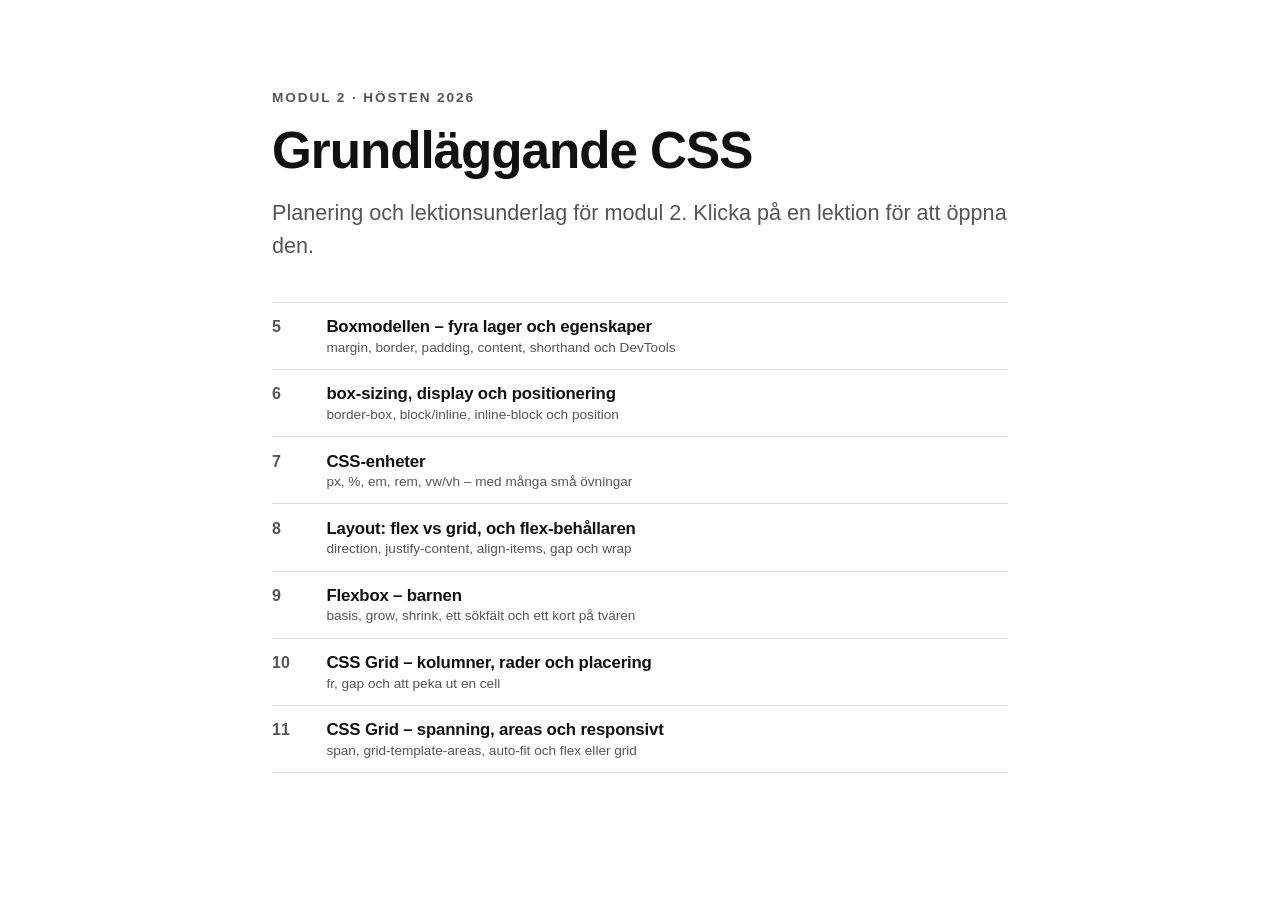
<file: planering_WUD1/index.html>
<!DOCTYPE html>
<html lang="sv">
<head>
<meta charset="UTF-8">
<meta name="viewport" content="width=device-width, initial-scale=1.0">
<title>Modul 2 – CSS · Innehåll</title>
<style>
  :root {
    --ink: #111;
    --paper: #ffffff;
    --muted: #555;
    --line: #ddd;
  }
  * { box-sizing: border-box; margin: 0; padding: 0; }
  body {
    font-family: -apple-system, BlinkMacSystemFont, "Segoe UI", Roboto, Helvetica, Arial, sans-serif;
    color: var(--ink);
    background: var(--paper);
    -webkit-font-smoothing: antialiased;
    min-height: 100vh;
    display: flex;
    justify-content: center;
    padding: 10vh 6vw;
  }
  .wrap { max-width: 46rem; width: 100%; }

  .kicker {
    text-transform: uppercase;
    letter-spacing: .14em;
    font-size: .85rem;
    color: var(--muted);
    margin-bottom: 1.2rem;
    font-weight: 600;
  }
  h1 { font-size: clamp(2rem, 5vw, 3.2rem); line-height: 1.05; font-weight: 800; letter-spacing: -.02em; }
  .lead { font-size: clamp(1.05rem, 2.2vw, 1.35rem); line-height: 1.5; color: var(--muted); margin-top: 1.2rem; }

  .toc { margin-top: 2.5rem; border-top: 1px solid var(--line); }
  a {
    display: flex;
    align-items: baseline;
    gap: 1rem;
    padding: .9rem 0;
    border-bottom: 1px solid var(--line);
    text-decoration: none;
    color: var(--ink);
  }
  a .num { flex-shrink: 0; font-weight: 800; font-size: 1rem; width: 2.4rem; color: var(--muted); }
  a .body h2 { font-size: 1.05rem; font-weight: 600; letter-spacing: -.01em; }
  a .body .meta { font-size: .85rem; color: var(--muted); margin-top: .15rem; }
  a:hover h2 { text-decoration: underline; }
</style>
</head>
<body>
<div class="wrap">
  <div class="kicker">Modul 2 · Hösten 2026</div>
  <h1>Grundläggande CSS</h1>
  <p class="lead">Planering och lektionsunderlag för modul 2. Klicka på en lektion för att öppna den.</p>

  <nav class="toc">
    <a href="lektion5-boxmodellen-lager-egenskaper.html">
      <span class="num">5</span>
      <span class="body"><h2>Boxmodellen – fyra lager och egenskaper</h2><div class="meta">margin, border, padding, content, shorthand och DevTools</div></span>
    </a>
    <a href="lektion6-box-sizing-display-positionering.html">
      <span class="num">6</span>
      <span class="body"><h2>box-sizing, display och positionering</h2><div class="meta">border-box, block/inline, inline-block och position</div></span>
    </a>
    <a href="lektion7-css-enheter.html">
      <span class="num">7</span>
      <span class="body"><h2>CSS-enheter</h2><div class="meta">px, %, em, rem, vw/vh – med många små övningar</div></span>
    </a>
    <a href="lektion8-flexbox-behallaren.html">
      <span class="num">8</span>
      <span class="body"><h2>Layout: flex vs grid, och flex-behållaren</h2><div class="meta">direction, justify-content, align-items, gap och wrap</div></span>
    </a>
    <a href="lektion9-flexbox-barnen.html">
      <span class="num">9</span>
      <span class="body"><h2>Flexbox – barnen</h2><div class="meta">basis, grow, shrink, ett sökfält och ett kort på tvären</div></span>
    </a>
    <a href="lektion10-css-grid-kolumner.html">
      <span class="num">10</span>
      <span class="body"><h2>CSS Grid – kolumner, rader och placering</h2><div class="meta">fr, gap och att peka ut en cell</div></span>
    </a>
    <a href="lektion11-css-grid-sidlayout.html">
      <span class="num">11</span>
      <span class="body"><h2>CSS Grid – spanning, areas och responsivt</h2><div class="meta">span, grid-template-areas, auto-fit och flex eller grid</div></span>
    </a>
  </nav>
</div>
</body>
</html>
</file>
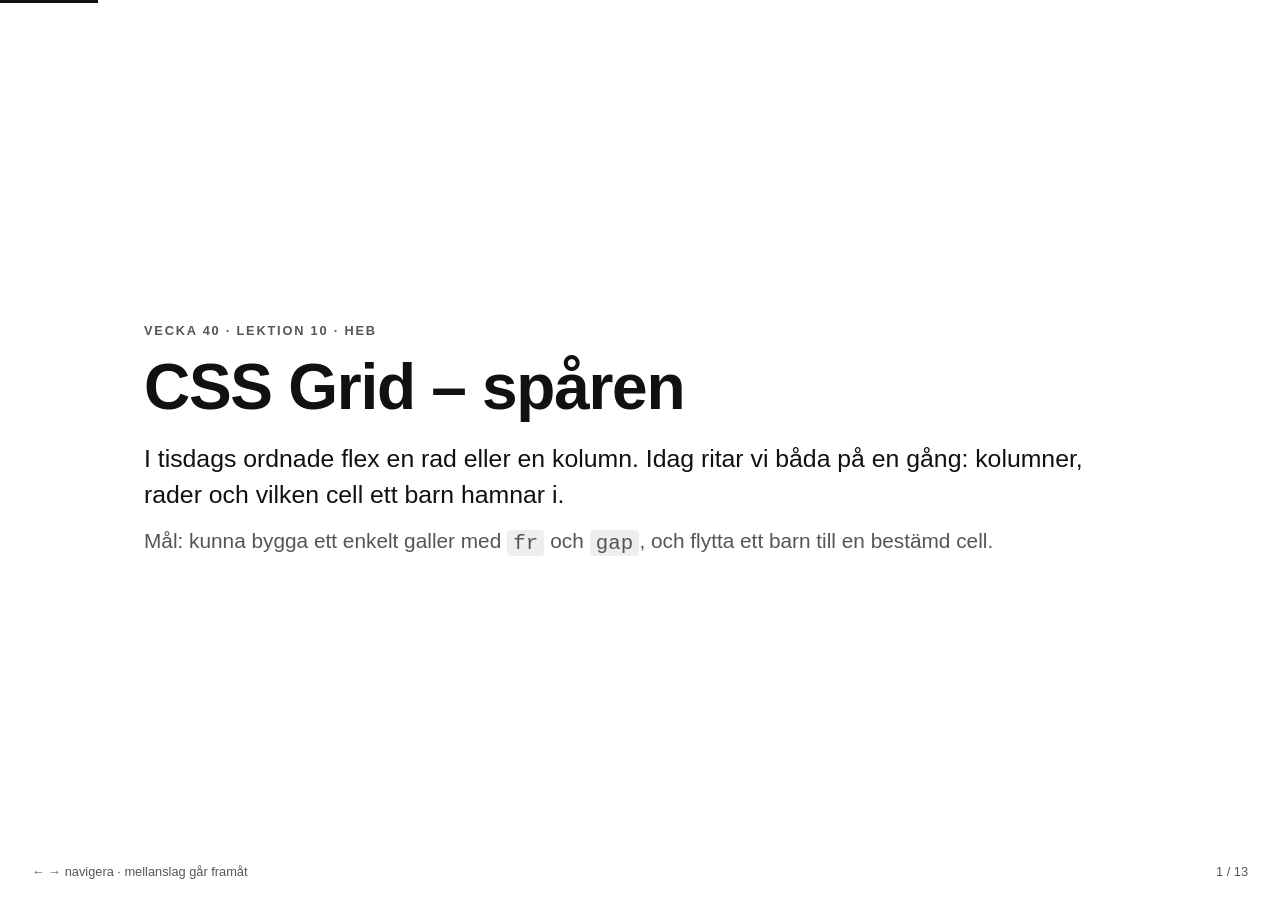
<file: planering_WUD1/lektion10-css-grid-kolumner.html>
<!doctype html>
<html lang="sv">
<head><meta charset="UTF-8"><meta name="viewport" content="width=device-width, initial-scale=1.0"><title>Lektion 10 · CSS Grid – kolumner, rader och placering</title>
<link rel="stylesheet" href="lektioner.css">
<style>
  .cells, .fr, .rows, .placed {
    display: grid;
    gap: .45rem;
    margin-top: .7rem;
  }
  .cells div, .fr div, .rows div, .placed div, .line-cells div {
    padding: .65rem .4rem;
    border: 2px solid #388e3c;
    background: #e8f5e9;
    font-weight: 700;
    text-align: center;
  }
  .cells { grid-template-columns: repeat(3, 1fr); }
  .fr { grid-template-columns: 2fr 1fr 1fr; }
  .fr div:first-child { background: #fff3bf; border-color: #f9a825; }
  .rows { grid-template-columns: 1fr 1fr; grid-template-rows: 4.2rem 4.2rem; }
  .line-nums {
    display: flex;
    justify-content: space-between;
    margin-top: .9rem;
    color: var(--muted);
    font-size: .78rem;
    font-weight: 800;
  }
  .line-cells { display: grid; grid-template-columns: repeat(3, 1fr); }
  .placed { grid-template-columns: repeat(3, 1fr); grid-template-rows: 4rem 4rem; }
  .placed .hit { grid-column: 3; grid-row: 1; background: #fff3bf; border-color: #f9a825; }
  .exercise pre { margin-top: .7rem; }
  .exercise .exercises .ex { padding: .45rem 0; }
  .exercise .note { margin-top: .7rem; }
  .exercise img { max-width: 100%; display: block; }
</style>
</head>
<body><div class="bar"></div><main class="deck">

  <section class="slide active"><div class="slide-inner">
    <div class="kicker">Vecka 40 · Lektion 10 · HeB</div>
    <h1>CSS Grid – spåren</h1>
    <p class="lead">I tisdags ordnade flex en rad eller en kolumn. Idag ritar vi båda på en gång: kolumner, rader och vilken cell ett barn hamnar i.</p>
    <p class="muted">Mål: kunna bygga ett enkelt galler med <code>fr</code> och <code>gap</code>, och flytta ett barn till en bestämd cell.</p>
  </div></section>

  <section class="slide"><div class="slide-inner">
    <div class="kicker">Från flex till grid</div>
    <h2>Två riktningar</h2>
    <div class="grid">
      <div class="card"><h3>Flex</h3><p>Du ställer barnen på rad och säger hur de ska växa.</p><small>Nav, knappar, ett korts insida.</small></div>
      <div class="card"><h3>Grid</h3><p>Du ritar spåren först. Barnen faller ner i cellerna.</p><small>Sidmall, galleri, formulär.</small></div>
    </div>
    <div class="note"><div class="tag">Idag</div><p>Kolumner, rader, <code>fr</code>, <code>gap</code> och hur du pekar ut en cell. Att ett barn tar flera celler kommer imorgon.</p></div>
  </div></section>

  <section class="slide"><div class="slide-inner">
    <div class="kicker">display: grid</div>
    <h2>Barnen fyller celler i ordning</h2>
    <pre>.gallery {
  display: grid;
  grid-template-columns: 1fr 1fr 1fr;
  gap: 1rem;
}</pre>
    <div class="cells"><div>1</div><div>2</div><div>3</div><div>4</div><div>5</div><div>6</div></div>
    <p class="muted">Sex barn och tre kolumner ger två rader, utan att du ritat raderna. Det kallas implicita rader. HTML-ordningen är fortfarande läsordningen.</p>
  </div></section>

  <section class="slide"><div class="slide-inner">
    <div class="kicker">grid-template-columns</div>
    <h2>Så många spår du räknar upp</h2>
    <pre>grid-template-columns: 12rem 1fr 12rem;
grid-template-columns: repeat(3, 1fr);   <span class="c">/* samma som 1fr 1fr 1fr */</span></pre>
    <div class="note"><div class="tag">Ett spår, en kolumn</div><p>Varje värde är ett spår. Tre värden, tre kolumner. <code>repeat</code> är bara ett kortare sätt att skriva samma sak – det behövs på riktigt imorgon, när antalet kolumner ska bero på fönstret.</p></div>
  </div></section>

  <section class="slide"><div class="slide-inner">
    <div class="kicker">fr</div>
    <h2>Dela på det som blir över</h2>
    <pre>grid-template-columns: 2fr 1fr 1fr;</pre>
    <div class="fr"><div>2fr</div><div>1fr</div><div>1fr</div></div>
    <p class="muted"><code>fr</code> är en andel av det lediga utrymmet i gallret. <code>2fr 1fr 1fr</code> betyder hälften, en fjärdedel, en fjärdedel. Pixlar och <code>rem</code> tar sin plats först. <code>fr</code> delar resten.</p>
  </div></section>

  <section class="slide"><div class="slide-inner">
    <div class="kicker">Rader och gap</div>
    <h2>Samma lucka som i flex</h2>
    <pre>.tiles {
  display: grid;
  grid-template-columns: 1fr 1fr;
  grid-template-rows: 4.2rem 4.2rem;
  gap: 1rem;                 <span class="c">/* rad | kolumn om du ger två värden */</span>
}</pre>
    <div class="rows"><div>1</div><div>2</div><div>3</div><div>4</div></div>
    <div class="note"><div class="tag">När du behöver rader</div><p>Hoppa över <code>grid-template-rows</code> när innehållet får styra höjden, som i ett kortgaller. Sätt radhöjd när cellerna ska vara lika höga oavsett text.</p></div>
  </div></section>

  <section class="slide"><div class="slide-inner">
    <div class="kicker">Linjerna</div>
    <h2>Numren sitter mellan kolumnerna</h2>
    <div class="line-nums"><span>1</span><span>2</span><span>3</span><span>4</span></div>
    <div class="line-cells"><div>kolumn 1</div><div>kolumn 2</div><div>kolumn 3</div></div>
    <p class="lead">Tre kolumner har fyra linjer. Kolumn 1 ligger mellan linje 1 och 2. Kolumn 3 börjar på linje 3.</p>
    <div class="note"><div class="tag">Imorgon</div><p><code>grid-column: 1 / 3</code> betyder från linje 1 till linje 3. Idag räcker det att peka ut en cell.</p></div>
  </div></section>

  <section class="slide"><div class="slide-inner">
    <div class="kicker">Placera</div>
    <h2>Peka ut en cell</h2>
    <pre>.featured {
  grid-column: 3;    <span class="c">/* börja på linje 3 → kolumn 3 */</span>
  grid-row: 1;       <span class="c">/* börja på linje 1 → rad 1 */</span>
}</pre>
    <div class="placed"><div class="hit">1</div><div>2</div><div>3</div><div>4</div></div>
    <p class="muted">1 står först i HTML, men hamnar i övre högra cellen. 2, 3 och 4 fyller lediga celler i ordning – därför läser första raden 2, 3, 1.</p>
  </div></section>

  <section class="slide"><div class="slide-inner">
    <div class="kicker">Förutsäg · en cell</div>
    <h2>Logotypen i övre högra hörnet</h2>
    <p class="lead">Galleriet har tre kolumner. Logotypen ska ligga på första raden, i tredje kolumnen. Vilka två egenskaper?</p>
    <button class="reveal">Visa svar</button>
    <div class="answer">
      <pre style="margin-top:.4rem;">.logo {
  grid-column: 3;
  grid-row: 1;
}</pre>
      <p>3 är linjen där kolumn 3 börjar, inte ”tre kolumner bred”. Bredd över flera celler är morgondagens <code>span</code>.</p>
    </div>
  </div></section>

  <section class="slide exercise"><div class="slide-inner">
    <div class="kicker">Övning A · galleriet</div>
    <h2>Grid eller flex, samma sex bilder</h2>
    <p class="lead">Öppna <code>playground/css-grid.html</code>. Sex <code>figure</code> med en placeholder-bild och en bildtext. Behållaren <code>.gallery</code> styr allt.</p>
    <pre>&lt;div class="gallery"&gt;
  &lt;figure class="card"&gt;
    &lt;img src="https://placehold.co/600x400/…?text=1" alt="Bild 1"&gt;
    &lt;figcaption&gt;Bild 1&lt;/figcaption&gt;
  &lt;/figure&gt;
  &lt;!-- …bild 2 till 6, samma element --&gt;
&lt;/div&gt;</pre>
    <div class="exercises">
      <div class="ex"><div class="n">1</div><p>Kör först <code>.gallery { display: flex; flex-wrap: wrap; gap: 1rem; }</code>. Bilderna ligger på rad och bryter när de inte får plats.</p></div>
      <div class="ex"><div class="n">2</div><p>Byt till <code>.gallery { display: grid; grid-template-columns: repeat(3, 1fr); gap: 1rem; }</code>. Jämna kolumner och två rader – utan att du ritat raderna.</p></div>
      <div class="ex"><div class="n">3</div><p>Jämför: vad blev jämnare med grid, och vad kunde flex som grid inte gör här?</p></div>
    </div>
  </div></section>

  <section class="slide exercise"><div class="slide-inner">
    <div class="kicker">Övning B · kolumnbredden</div>
    <h2>Dela bredden med fr</h2>
    <p class="lead">Fortsätt i <code>css-grid.html</code>. <code>.gallery</code> är ett grid med tre kolumner. Nu bestämmer du hur breda de är.</p>
    <pre>grid-template-columns: 2fr 1fr 1fr;
grid-template-columns: repeat(3, 1fr);   <span class="c">/* lika breda */</span></pre>
    <div class="exercises">
      <div class="ex"><div class="n">1</div><p>Sätt <code>grid-template-columns: 2fr 1fr 1fr</code>. Vilken bild blir bredast? Räknar du <em>andelar</em> eller pixlar?</p></div>
      <div class="ex"><div class="n">2</div><p>Tillbaka till <code>repeat(3, 1fr)</code>. Alla tre kolumner lika breda.</p></div>
      <div class="ex"><div class="n">3</div><p>Lägg till <code>grid-template-rows: 10rem 10rem;</code>. De två första raderna låser höjden, även om bildtexterna skiljer sig.</p></div>
      <div class="ex"><div class="n">4</div><p>Byt till <code>grid-template-rows: 10rem 10rem 10rem;</code>. Vad händer med bild 6 när raden redan är ritad?</p></div>
    </div>
  </div></section>

  <section class="slide exercise"><div class="slide-inner">
    <div class="kicker">Övning C · flytta en bild</div>
    <h2>Peka ut en cell</h2>
    <p class="lead">Samma galleri. Nu stannar bild 1 kvar först i HTML, men ska hamna i övre högra hörnet.</p>
    <pre>.card:first-child {
  grid-column: 3;    <span class="c">/* börja på linje 3 → kolumn 3 */</span>
  grid-row: 1;       <span class="c">/* börja på linje 1 → rad 1 */</span>
}</pre>
    <div class="exercises">
      <div class="ex"><div class="n">1</div><p>Lägg regeln på plats. Bild 1 hoppar till övre högra cellen.</p></div>
      <div class="ex"><div class="n">2</div><p>Rita på papper var bild 1–6 hamnar. 2, 3 och 4 fyller lediga celler i ordning – därför läser första raden <strong>2 · 3 · 1</strong>.</p></div>
      <div class="ex"><div class="n">3</div><p>Prova <code>grid-column: 2; grid-row: 2;</code> på bild 1. Hur flyttar sig resten?</p></div>
    </div>
  </div></section>

  <section class="slide"><div class="slide-inner">
    <div class="kicker">Lektion 10 · Avslut</div>
    <h1>Klar när…</h1>
    <ul class="steps">
      <li><span class="n">✓</span><span>Du kan göra ett element till ett grid och låta barnen fylla cellerna i ordning.</span></li>
      <li><span class="n">✓</span><span>Du kan skriva kolumner med <code>fr</code> och <code>repeat</code>, och luckor med <code>gap</code>.</span></li>
      <li><span class="n">✓</span><span>Du vet att rader du inte ritat ändå skapas när barnen tar slut på plats.</span></li>
      <li><span class="n">✓</span><span>Du kan flytta ett barn med <code>grid-column</code> och <code>grid-row</code>, och att siffran är en linje.</span></li>
    </ul>
    <div class="note"><div class="tag">Nästa lektion</div><p>Spanning, namngivna områden och ett galler som ändrar antal kolumner av sig själv. Sedan väljer vi flex eller grid med flit.</p></div>
  </div></section>

</main><div class="nav"><span class="hint">← → navigera · mellanslag går framåt</span><span class="counter"><span id="cur">1</span> / <span id="total">1</span></span></div><script src="lektioner.js"></script></body>
</html>
</file>
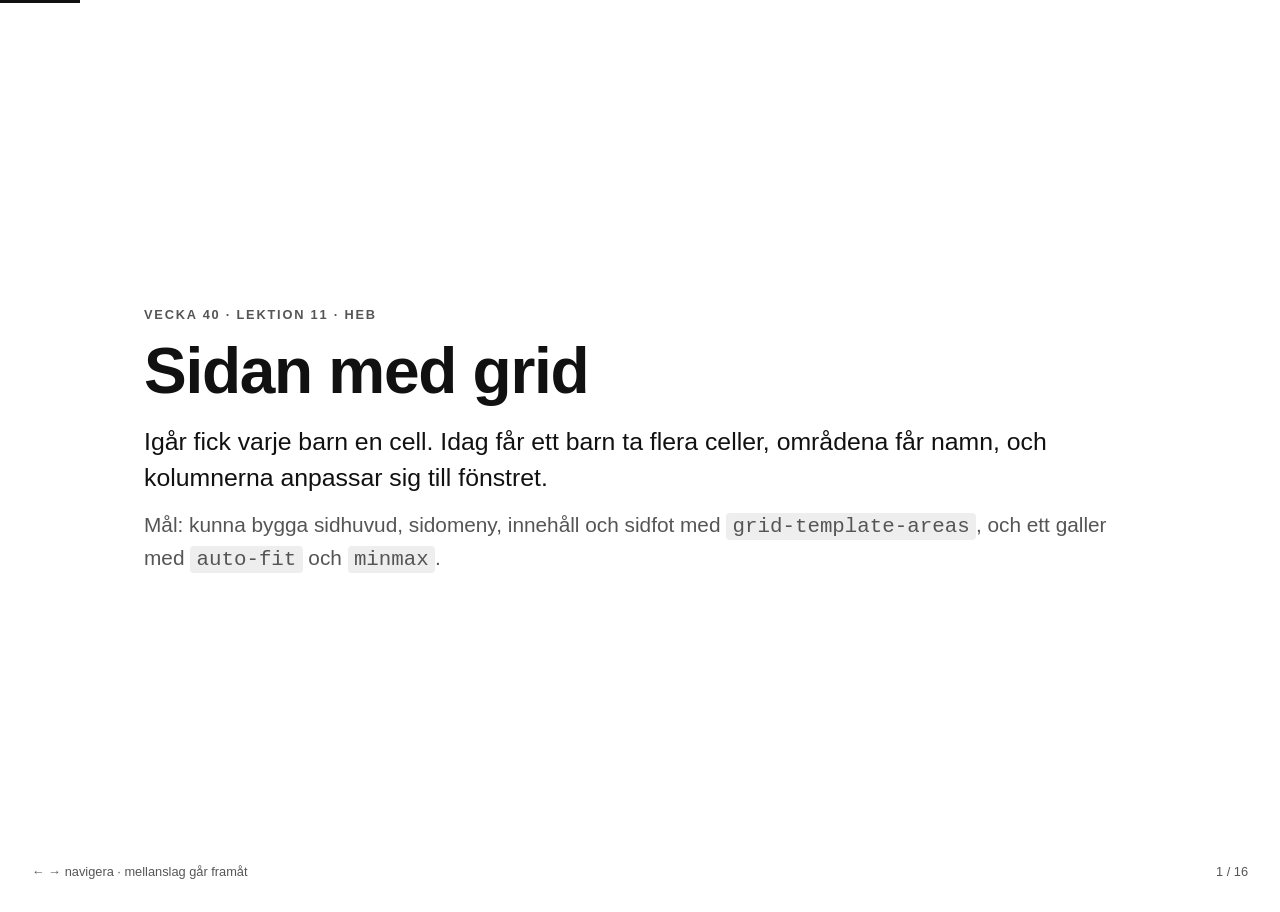
<file: planering_WUD1/lektion11-css-grid-sidlayout.html>
<!doctype html>
<html lang="sv">
<head><meta charset="UTF-8"><meta name="viewport" content="width=device-width, initial-scale=1.0"><title>Lektion 11 · CSS Grid – spanning, areas och responsivt</title>
<link rel="stylesheet" href="lektioner.css">
<style>
  .span-demo, .auto-demo {
    display: grid;
    gap: .45rem;
    margin-top: .8rem;
  }
  .span-demo div, .auto-demo div, .page > div {
    padding: .6rem .5rem;
    font-weight: 700;
  }
  .span-demo { grid-template-columns: repeat(3, 1fr); }
  .span-demo div { border: 2px solid #388e3c; background: #e8f5e9; text-align: center; }
  .span-demo .wide { grid-column: span 2; border-color: #f9a825; background: #fff3bf; }
  .page {
    display: grid;
    grid-template-columns: 8rem 1fr;
    grid-template-rows: auto 1fr auto;
    grid-template-areas:
      "header header"
      "sidebar main"
      "footer footer";
    gap: .4rem;
    min-height: 11rem;
    margin-top: .6rem;
  }
  .page .header { grid-area: header; border: 2px solid #1976d2; background: #e3f2fd; }
  .page .sidebar { grid-area: sidebar; border: 2px solid #f9a825; background: #fff3bf; }
  .page .main { grid-area: main; border: 2px solid #388e3c; background: #e8f5e9; }
  .page .footer { grid-area: footer; border: 2px solid #555; background: #f5f5f5; }
  .auto-box {
    width: 28rem;
    max-width: 100%;
    min-width: 12rem;
    margin-top: .8rem;
    padding: .5rem;
    resize: horizontal;
    overflow: auto;
    border: 2px dashed #555;
    background: #f5f5f5;
  }
  .auto-demo { grid-template-columns: repeat(auto-fit, minmax(7rem, 1fr)); margin-top: 0; }
  .auto-demo div { border: 2px solid #388e3c; background: #e8f5e9; text-align: center; }
  .compare-demo { display: grid; gap: .45rem; margin-top: .4rem; }
  .compare-demo div { padding: .6rem .5rem; font-weight: 700; text-align: center; border: 2px solid #388e3c; background: #e8f5e9; }
  .compare-fill { grid-template-columns: repeat(auto-fill, minmax(7rem, 1fr)); }
  .compare-fit { grid-template-columns: repeat(auto-fit, minmax(7rem, 1fr)); }
  .demo-label { font-size: .8rem; font-weight: 800; color: var(--muted); margin: .7rem 0 0; }
  .rowspan-demo {
    display: grid;
    grid-template-columns: 8rem 1fr 1fr;
    grid-template-rows: auto 2.6rem 2.6rem auto;
    grid-template-areas:
      "header header header"
      "sidebar main  main"
      "sidebar extra extra"
      "footer footer footer";
    gap: .4rem;
    margin-top: .6rem;
  }
  .rowspan-demo > div { padding: .6rem .5rem; font-weight: 700; }
  .rowspan-demo .header { grid-area: header; border: 2px solid #1976d2; background: #e3f2fd; }
  .rowspan-demo .sidebar { grid-area: sidebar; border: 2px solid #f9a825; background: #fff3bf; }
  .rowspan-demo .main { grid-area: main; border: 2px solid #388e3c; background: #e8f5e9; }
  .rowspan-demo .extra { grid-area: extra; border: 2px solid #388e3c; background: #e8f5e9; }
  .rowspan-demo .footer { grid-area: footer; border: 2px solid #555; background: #f5f5f5; }
  .rowspan-demo .tall { grid-row: span 2; border-color: #c62828; background: #fdecea; }
  .dot-demo {
    display: grid;
    grid-template-columns: 6rem 1fr 6rem;
    grid-template-areas:
      "logo . nav"
      "hero hero hero";
    gap: .4rem;
    margin-top: .6rem;
  }
  .dot-demo div { padding: .6rem .5rem; font-weight: 700; text-align: center; border: 2px solid #555; background: #f5f5f5; }
  .dot-demo .logo { grid-area: logo; border-color: #1976d2; background: #e3f2fd; }
  .dot-demo .menu { grid-area: nav; border-color: #f9a825; background: #fff3bf; }
  .dot-demo .hero { grid-area: hero; border-color: #388e3c; background: #e8f5e9; }
  .page small { display: block; font-weight: 400; color: var(--muted); }
  .exercise pre { margin-top: .7rem; }
  .exercise .exercises .ex { padding: .5rem 0; }
  .exercise .note { margin-top: .8rem; }
</style>
</head>
<body><div class="bar"></div><main class="deck">

  <section class="slide active"><div class="slide-inner">
    <div class="kicker">Vecka 40 · Lektion 11 · HeB</div>
    <h1>Sidan med grid</h1>
    <p class="lead">Igår fick varje barn en cell. Idag får ett barn ta flera celler, områdena får namn, och kolumnerna anpassar sig till fönstret.</p>
    <p class="muted">Mål: kunna bygga sidhuvud, sidomeny, innehåll och sidfot med <code>grid-template-areas</code>, och ett galler med <code>auto-fit</code> och <code>minmax</code>.</p>
  </div></section>

  <section class="slide"><div class="slide-inner">
    <div class="kicker">span · kolumn</div>
    <h2>Ett barn, flera celler</h2>
    <pre>.wide { grid-column: span 2; }
<span class="c">/* samma sak, med linjerna från igår: grid-column: 1 / 3; */</span></pre>
    <div class="span-demo"><div class="wide">span 2</div><div>B</div><div>C</div><div>D</div></div>
    <p class="muted"><code>span 2</code> betyder två kolumner från där barnet står. <code>1 / 3</code> betyder från linje 1 till linje 3. <code>span</code> är den du skriver till vardags.</p>
  </div></section>

  <section class="slide"><div class="slide-inner">
    <div class="kicker">span · rad</div>
    <h2>Samma sak i höjdled</h2>
    <pre>.tall { grid-row: span 2; }
<span class="c">/* sidebar tar två rader: grid-row: 2 / 4; */</span></pre>
    <div class="rowspan-demo">
      <div class="header">header</div>
      <div class="sidebar tall">sidebar · span 2</div>
      <div class="main">main</div>
      <div class="extra">extra</div>
      <div class="footer">footer</div>
    </div>
    <p class="muted">Sidebar får <code>grid-row: span 2</code> och tar båda raderna i mitten medan main och extra ligger i varsin. <code>grid-column</code> är kolumner, <code>grid-row</code> är rader.</p>
  </div></section>

  <section class="slide"><div class="slide-inner">
    <div class="kicker">grid-template-areas</div>
    <h2>Rita sidan som en karta</h2>
    <pre>.page {
  display: grid;
  grid-template-columns: 8rem 1fr;
  grid-template-areas:
    "header header"
    "sidebar main"
    "footer footer";
}</pre>
    <div class="page">
      <div class="header">header</div>
      <div class="sidebar">sidebar</div>
      <div class="main">main</div>
      <div class="footer">footer</div>
    </div>
    <p class="muted">Varje sträng är en rad. Varje ord är en cell. Samma namn i två celler betyder att området spänner över båda. En punkt <code>.</code> är en tom cell.</p>
  </div></section>

  <section class="slide"><div class="slide-inner">
    <div class="kicker">Tom cell · punkt</div>
    <h2>Lämna en ruta tom</h2>
    <pre>grid-template-areas:
  "logo . nav"
  "hero hero hero";</pre>
    <div class="dot-demo">
      <div class="logo">logo</div>
      <div class="menu">nav</div>
      <div class="hero">hero</div>
    </div>
    <p class="muted">Punkten <code>.</code> betyder att cellen är tom – den får ingen ruta alls, och <code>nav</code> hamnar i tredje kolumnen på första raden. Rad 1 har tre ord, rad 2 har tre. Antalet ord måste vara lika många som kolumnerna, annars blir kartan fel.</p>
  </div></section>

  <section class="slide"><div class="slide-inner">
    <div class="kicker">Responsivt</div>
    <h2>Byt kartan när fönstret blir smalt</h2>
    <pre>.page {
  grid-template-columns: 8rem 1fr;
  grid-template-areas:
    "header header"
    "sidebar main"
    "footer footer";
}

@media (max-width: 600px) {
  .page {
    grid-template-columns: 1fr;
    grid-template-areas:
      "header"
      "main"
      "sidebar"
      "footer";
  }
}</pre>
    <p class="muted">Samma fyra områden, men på en smal skärm lägger vi dem i <em>en</em> kolumn och byter ordning: meny under innehåll. Kartan är bara text – därför är den lätt att skriva om. Det här är menyraden som viker sig.</p>
    <div class="note"><div class="tag">Två sätt</div><p><code>auto-fit</code> räknar kolumner själv. Media query byter kartan vid en viss bredd. Ibland vill man bestämma både kolumn<em>antal</em> och <em>ordning</em> – då är areas rätt verktyg.</p></div>
  </div></section>

  <section class="slide"><div class="slide-inner">
    <div class="kicker">grid-area</div>
    <h2>Sätt namnet på barnet</h2>
    <pre>.header  { grid-area: header; }
.sidebar { grid-area: sidebar; }
.main    { grid-area: main; }
.footer  { grid-area: footer; }</pre>
    <div class="note warning"><div class="tag">Namnen måste matcha</div><p>Kartan och <code>grid-area</code> ska stava likadant. Antalet ord på varje rad i kartan ska vara lika många som du har kolumner. Header och footer spänner över två kolumner för att ordet står två gånger – det är <code>span</code>, skrivet som en karta.</p></div>
  </div></section>

  <section class="slide"><div class="slide-inner">
    <div class="kicker">auto-fit och minmax</div>
    <h2>Så många kolumner som får plats</h2>
    <pre>grid-template-columns: repeat(auto-fit, minmax(12rem, 1fr));</pre>
    <div class="auto-box"><div class="auto-demo"><div>1</div><div>2</div><div>3</div><div>4</div><div>5</div><div>6</div></div></div>
    <ul class="steps">
      <li><span class="n">1</span><span><code>minmax(12rem, 1fr)</code> – aldrig smalare än 12rem, dela resten lika.</span></li>
      <li><span class="n">2</span><span><code>auto-fit</code> – så många sådana kolumner som får plats på raden.</span></li>
      <li><span class="n">3</span><span>Dra i rutans nedre högra hörn. Färre kolumner när den blir smal, fler när den blir bred.</span></li>
    </ul>
    <p class="muted"><code>auto-fill</code> lämnar tomma spår kvar. <code>auto-fit</code> slår ihop dem. För ett galleri: <code>auto-fit</code>.</p>
  </div></section>

  <section class="slide"><div class="slide-inner">
    <div class="kicker">auto-fill mot auto-fit</div>
    <h2>Samma tre kort, två beteenden</h2>
    <p class="demo-label"><code>auto-fill</code> – tomma spår står kvar</p>
    <div class="compare-demo compare-fill"><div>1</div><div>2</div><div>3</div></div>
    <p class="demo-label"><code>auto-fit</code> – korten fyller raden</p>
    <div class="compare-demo compare-fit"><div>1</div><div>2</div><div>3</div></div>
    <pre style="margin-top:.8rem;">repeat(auto-fill, minmax(7rem, 1fr));
repeat(auto-fit,  minmax(7rem, 1fr));   <span class="c">/* enda skillnaden är ett ord */</span></pre>
    <p class="muted">Raden rymmer fler kolumner än tre kort. <code>fill</code> behåller de tomma spåren till höger – korten står kvar i sin storlek. <code>fit</code> slår ihop dem och korten sträcks ut över hela raden.</p>
  </div></section>

  <section class="slide"><div class="slide-inner">
    <div class="kicker">Förutsäg · galleriet</div>
    <h2>Kolumner som följer fönstret</h2>
    <p class="lead">Inga kort smalare än 12rem. Så många kolumner som får plats. De delar på resten av bredden. Vilken deklaration?</p>
    <button class="reveal">Visa svar</button>
    <div class="answer">
      <pre style="margin-top:.4rem;">grid-template-columns: repeat(auto-fit, minmax(12rem, 1fr));</pre>
      <p><code>12rem</code> är golvet. <code>1fr</code> är taket: ta lika del av det som blir över. <code>auto-fit</code> räknar ut hur många som ryms.</p>
    </div>
  </div></section>

  <section class="slide"><div class="slide-inner">
    <div class="kicker">Förutsäg · areas</div>
    <h2>Ett ord stavas fel</h2>
    <pre>grid-template-areas:
  "header header"
  "sidebr main"
  "footer footer";

.sidebar { grid-area: sidebar; }</pre>
    <p class="lead">Kartan säger <code>sidebr</code>, barnet säger <code>sidebar</code>. Var hamnar sidomenyn?</p>
    <button class="reveal">Visa svar</button>
    <div class="answer">
      <pre style="margin-top:.4rem;">Ingenstans – ordet matchar inget grid-area.</pre>
      <p><code>sidebr</code> och <code>sidebar</code> är olika namn, så barnet får ingen plats i kartan. Det placeras automatiskt i första lediga cell – ofta bredvid main, och layouten ser nästan rätt ut men är fel. Sidan kan till och med lägga sig i en fjärde implicit kolumn. Rätt stavning i <em>båda</em> ställena är hela poängen.</p>
    </div>
  </div></section>

  <section class="slide"><div class="slide-inner">
    <div class="kicker">Veckan · välj</div>
    <h2>Layout: flex vs grid</h2>
    <table class="table">
      <tr><th>Du bygger</th><th>Välj</th></tr>
      <tr><td>Nav, knapprad, centrera en ruta</td><td><code>flex</code></td></tr>
      <tr><td>Sidhuvud, meny, innehåll, sidfot</td><td><code>grid</code> och <code>areas</code></td></tr>
      <tr><td>Bild och text inuti ett kort</td><td><code>flex</code></td></tr>
      <tr><td>Gallerikort som byter antal kolumner</td><td><code>grid</code> och <code>auto-fit</code></td></tr>
    </table>
    <div class="note"><div class="tag">Tillsammans</div><p>Grid ritar sidan. Flex ordnar det som ligger inuti en ruta. Börja med sidan, gå sedan in i rutorna.</p></div>
  </div></section>

  <section class="slide exercise"><div class="slide-inner">
    <div class="kicker">Övning A · sidan</div>
    <h2>Galleriet får en sida runt sig</h2>
    <p class="lead">Fortsätt i <code>playground/css-grid.html</code>. Nu sätter vi en ram av områden runt de sex korten.</p>
    <pre>&lt;div class="page"&gt;
  &lt;header class="header"&gt;…&lt;/header&gt;
  &lt;aside class="sidebar"&gt;Meny&lt;/aside&gt;
  &lt;main class="main"&gt;…korten…&lt;/main&gt;
  &lt;footer class="footer"&gt;Fot&lt;/footer&gt;
&lt;/div&gt;</pre>
    <div class="exercises">
      <div class="ex"><div class="n">1</div><p><code>.page</code> med kolumner <code>8rem 1fr</code> och kartan ovan. <code>grid-area</code> på header, sidebar, main och footer.</p></div>
      <div class="ex"><div class="n">2</div><p>Header och footer ska gå över båda kolumnerna. Samma namn två gånger på den raden.</p></div>
      <div class="ex"><div class="n">3</div><p>Låt <code>main</code> ta två rader med <code>grid-row: span 2</code>. Vad händer med sidebar och footer?</p></div>
    </div>
  </div></section>

  <section class="slide exercise"><div class="slide-inner">
    <div class="kicker">Övning B · galleriet</div>
    <h2>Korten i main anpassar sig</h2>
    <p class="lead">Sidan är ett grid. Inuti <code>main</code> ligger galleriet – och det ska byta antal kolumner av sig självt.</p>
    <pre>.gallery {
  display: grid;
  grid-template-columns: repeat(auto-fit, minmax(12rem, 1fr));
  gap: 1rem;
}</pre>
    <div class="exercises">
      <div class="ex"><div class="n">1</div><p>Lägg <code>.gallery</code> i <code>main</code>. Ta bort den fasta radhöjden från förra lektionen.</p></div>
      <div class="ex"><div class="n">2</div><p>Dra i fönstret. Färre kolumner när det blir smalt, fler när det blir brett. Inga kort smalare än <code>12rem</code>.</p></div>
      <div class="ex"><div class="n">3</div><p>Byt <code>auto-fit</code> mot <code>auto-fill</code>. Vad blir annorlunda när det är få kort?</p></div>
    </div>
  </div></section>

  <section class="slide exercise"><div class="slide-inner">
    <div class="kicker">Övning C · grid och flex ihop</div>
    <h2>Headern är flex inuti en grid-sida</h2>
    <p class="lead">Sidan är ett grid. Men inuti en ruta ordnar flex en rad. Nu får headern en logotyp och en länk i varsin ände.</p>
    <pre>.header {
  display: flex;
  justify-content: space-between;
  align-items: center;
}</pre>
    <div class="exercises">
      <div class="ex"><div class="n">1</div><p>Lägg en logotyp och en länk i headern. Ge headern <code>display: flex; justify-content: space-between;</code>.</p></div>
      <div class="ex"><div class="n">2</div><p>Lägg samma flex på footern. Sidan är grid, headern och footern är flex.</p></div>
      <div class="ex"><div class="n">3</div><p>Sista steget: byt kartan i en <code>@media (max-width: 600px)</code> så alla fyra områden hamnar i en kolumn. Menyn under innehållet.</p></div>
    </div>
    <div class="note safe"><div class="tag">Kontroll</div><p>Fyra områden. Korten byter antal kolumner när fönstret ändras. Logotyp och länk i varsin ände. På smal skärm viker menyn in under innehållet.</p></div>
  </div></section>

  <section class="slide"><div class="slide-inner">
    <div class="kicker">Lektion 11 · Avslut</div>
    <h1>Klar när…</h1>
    <ul class="steps">
      <li><span class="n">✓</span><span>Du kan låta ett barn ta flera celler med <code>span</code>.</span></li>
      <li><span class="n">✓</span><span>Du kan rita en sida med <code>grid-template-areas</code> och koppla barnen med <code>grid-area</code>.</span></li>
      <li><span class="n">✓</span><span>Du kan skriva ett galler som anpassar antalet kolumner med <code>auto-fit</code> och <code>minmax</code>.</span></li>
      <li><span class="n">✓</span><span>Du kan byta kartan i en <code>@media</code> när fönstret blir smalt.</span></li>
      <li><span class="n">✓</span><span>Du kan välja flex för en rad inuti en ruta, och grid för själva sidan.</span></li>
    </ul>
    <div class="note"><div class="tag">Veckan</div><p>Tisdag: flex-behållaren och flex-barnen. Onsdag: spåren. Torsdag: sidan. Grid ritar. Flex fyller i.</p></div>
  </div></section>

</main><div class="nav"><span class="hint">← → navigera · mellanslag går framåt</span><span class="counter"><span id="cur">1</span> / <span id="total">1</span></span></div><script src="lektioner.js"></script></body>
</html>
</file>
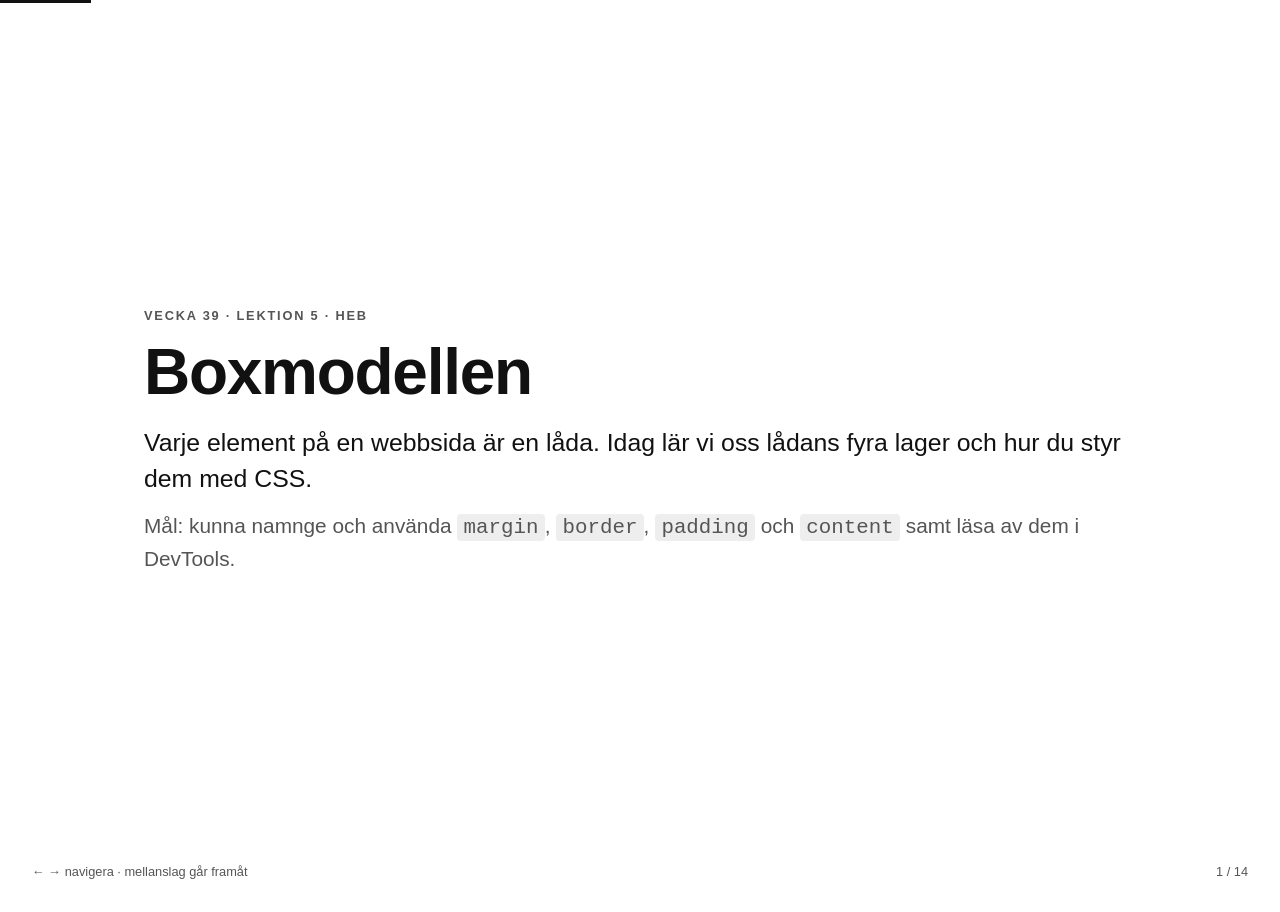
<file: planering_WUD1/lektion5-boxmodellen-lager-egenskaper.html>
<!doctype html>
<html lang="sv">
<head><meta charset="UTF-8"><meta name="viewport" content="width=device-width, initial-scale=1.0"><title>Lektion 5 · Boxmodellen – fyra lager och egenskaper</title>
<link rel="stylesheet" href="lektioner.css">
<style>
  .bm { margin-top: 1.4rem; }
  .bm-layer { position: relative; padding: 1.8rem 1.2rem 1.2rem; border-radius: 6px; }
  .bm-margin { border: 2px dashed #b58a00; background: #fffdf3; }
  .bm-border { border: 4px solid var(--ink); background: #f4f4f4; }
  .bm-padding { background: repeating-linear-gradient(45deg, #e7f1fb, #e7f1fb 10px, #d9e9f8 10px, #d9e9f8 20px); }
  .bm-content { padding: 1.5rem 1rem; border: 1px dashed #1e5a8a; border-radius: 4px; background: #cfe6f7; text-align: center; font-weight: 700; }
  .bm-name { position: absolute; top: .4rem; left: .7rem; color: var(--muted); font-size: .68rem; font-weight: 800; letter-spacing: .12em; text-transform: uppercase; }
  .bm-margin > .bm-name { color: #8a6d1a; }
  .bd-demo { display: flex; gap: .8rem; flex-wrap: wrap; margin-top: 1.2rem; }
  .bd-demo div { flex: 1; min-width: 7rem; padding: .9rem; background: #f5f5f5; text-align: center; font-weight: 700; }
  .bd-solid { border: 4px solid var(--ink); }
  .bd-dashed { border: 4px dashed var(--ink); }
  .bd-dotted { border: 4px dotted var(--ink); }
  .dt { margin-top: 1.2rem; }
  .dt-layer { position: relative; padding: 1.7rem 1.2rem 1.1rem; border-radius: 6px; }
  .dt-margin { background: #f7d7b5; }
  .dt-border { background: #f5e6a8; }
  .dt-padding { background: #c8dfb0; }
  .dt-content { padding: 1.3rem 1rem; border-radius: 4px; background: #b8cfe8; text-align: center; font-weight: 700; }
  .dt .bm-name { color: #4a4a4a; }
</style>
</head>
<body><div class="bar"></div><main class="deck">

  <section class="slide active"><div class="slide-inner">
    <div class="kicker">Vecka 39 · Lektion 5 · HeB</div>
    <h1>Boxmodellen</h1>
    <p class="lead">Varje element på en webbsida är en låda. Idag lär vi oss lådans fyra lager och hur du styr dem med CSS.</p>
    <p class="muted">Mål: kunna namnge och använda <code>margin</code>, <code>border</code>, <code>padding</code> och <code>content</code> samt läsa av dem i DevTools.</p>
  </div></section>

  <section class="slide"><div class="slide-inner">
    <div class="kicker">Varför boxmodellen?</div>
    <h2>Allt du ser är en låda</h2>
    <p class="lead">Webbläsaren ritar varje element som en rektangel. När en layout känns konstig är det nästan alltid boxmodellen som ligger bakom.</p>
    <ul class="steps">
      <li><span class="n">1</span><span>För trångt mellan två element? → <code>margin</code></span></li>
      <li><span class="n">2</span><span>Texten ligger klistrad mot kanten? → <code>padding</code></span></li>
      <li><span class="n">3</span><span>Lådan tar mer plats än <code>width: 200px</code>? → boxmodellen</span></li>
    </ul>
  </div></section>

  <section class="slide"><div class="slide-inner">
    <div class="kicker">Boxmodellens delar</div>
    <h2>Fyra lager, utifrån och in</h2>
    <div class="grid">
      <div class="bm">
        <div class="bm-layer bm-margin"><span class="bm-name">margin</span>
          <div class="bm-layer bm-border"><span class="bm-name">border</span>
            <div class="bm-layer bm-padding"><span class="bm-name">padding</span>
              <div class="bm-content">content<br>200 × 100 px</div>
            </div>
          </div>
        </div>
      </div>
      <div class="terms">
        <div><span class="t">margin</span><span class="d">ytterst. Osynligt utrymme <em>utanför</em> kanten – avstånd mellan element.</span></div>
        <div><span class="t">border</span><span class="d">ramen runt elementet. Har tjocklek, stil och färg.</span></div>
        <div><span class="t">padding</span><span class="d">osynligt utrymme <em>innanför</em> kanten – luft mellan kant och innehåll.</span></div>
        <div><span class="t">content</span><span class="d">själva innehållet. <code>width</code> och <code>height</code> styr detta område.</span></div>
      </div>
    </div>
  </div></section>

  <section class="slide"><div class="slide-inner">
    <div class="kicker">Analogin</div>
    <h2>Tänk dig en flyttkartong</h2>
    <div class="grid four">
      <div class="card"><h3>Content</h3><p>Sakerna i kartongen.</p></div>
      <div class="card"><h3>Padding</h3><p>Bubbelplast runt sakerna.</p></div>
      <div class="card"><h3>Border</h3><p>Själva kartongen.</p></div>
      <div class="card"><h3>Margin</h3><p>Luften mellan kartongerna.</p></div>
    </div>
    <div class="note"><div class="tag">Kom ihåg</div><p>Bara <code>border</code> syns av sig själv. <code>margin</code> och <code>padding</code> är genomskinliga – de syns bara som avstånd.</p></div>
  </div></section>

  <section class="slide"><div class="slide-inner">
    <div class="kicker">Egenskaperna</div>
    <h2>Fyra egenskaper – fyra lager</h2>
    <table class="table">
      <tr><th>Egenskap</th><th>Styr</th><th>Exempel</th></tr>
      <tr><td><code>width</code>, <code>height</code></td><td>content-områdets storlek</td><td><code>width: 200px;</code></td></tr>
      <tr><td><code>padding</code></td><td>luft innanför kanten</td><td><code>padding: 16px;</code></td></tr>
      <tr><td><code>border</code></td><td>ramen runt elementet</td><td><code>border: 2px solid #333;</code></td></tr>
      <tr><td><code>margin</code></td><td>luft utanför kanten</td><td><code>margin: 24px;</code></td></tr>
    </table>
  </div></section>

  <section class="slide"><div class="slide-inner">
    <div class="kicker">padding</div>
    <h2>Luft innanför kanten</h2>
    <pre>padding: 16px;                <span class="c">/* alla fyra sidor */</span>
padding: 8px 16px;            <span class="c">/* lodrätt | vågrätt */</span>
padding: 8px 16px 24px;       <span class="c">/* topp | vågrätt | botten */</span>
padding: 8px 16px 24px 32px;  <span class="c">/* topp · höger · botten · vänster */</span></pre>
    <div class="note"><div class="tag">Medurs</div><p>Fyra värden läses medurs från toppen: <strong>topp → höger → botten → vänster</strong>. Samma ordning gäller för <code>margin</code>.</p></div>
  </div></section>

  <section class="slide"><div class="slide-inner">
    <div class="kicker">border</div>
    <h2>Ramen runt elementet</h2>
    <pre>border: 2px solid #333;
<span class="c">/*        ↑      ↑     ↑
       tjocklek  stil  färg */</span></pre>
    <div class="bd-demo">
      <div class="bd-solid">solid</div>
      <div class="bd-dashed">dashed</div>
      <div class="bd-dotted">dotted</div>
    </div>
  </div></section>

  <section class="slide"><div class="slide-inner">
    <div class="kicker">margin</div>
    <h2>Luft utanför kanten</h2>
    <pre>margin: 24px;             <span class="c">/* lika mycket runt om */</span>
margin: 0 auto;           <span class="c">/* centrerar en blocklåda med fast bredd */</span>
margin-bottom: 32px;      <span class="c">/* bara under */</span></pre>
    <p class="muted">Marginalen är genomskinlig – bakgrundsfärgen sträcker sig bara till kanten, aldrig ut i margin.</p>
    <div class="note"><div class="tag">Vanlig förväxling</div><p><code>padding</code> skapar luft <em>inuti</em> lådan. <code>margin</code> skapar avstånd <em>mellan</em> lådor.</p></div>
  </div></section>

  <section class="slide"><div class="slide-inner">
    <div class="kicker">Förutsäg · ärftlighet</div>
    <h2>Ärvs margin och padding?</h2>
    <pre>.parent-box {
  color: darkblue;
  padding: 12px;
  margin: 20px;
}</pre>
    <p class="lead">Barnet inuti <code>.parent-box</code> har ingen egen <code>color</code>, <code>padding</code> eller <code>margin</code>. Vad ärvs?</p>
    <button class="reveal">Visa svar</button>
    <div class="answer"><p><strong>Färgen ärvs</strong> – <code>color</code> och <code>font-family</code> ärvs av barn. <strong>Padding och margin ärvs inte</strong> – varje låda har sina egna mått.</p></div>
  </div></section>

  <section class="slide"><div class="slide-inner">
    <div class="kicker">Exempel</div>
    <h2>En enkel box</h2>
    <pre>&lt;div class="box"&gt;Detta är en enkel box.&lt;/div&gt;

.box {
  width: 200px;
  padding: 16px;
  border: 2px solid #333;
  margin: 24px;
  background-color: #eef;
}</pre>
    <p class="muted">Ändra ett värde i taget och ladda om – då ser du exakt vad just den egenskapen gör.</p>
  </div></section>

  <section class="slide"><div class="slide-inner">
    <div class="kicker">Förutsäg · räkna</div>
    <h2>Hur bred blir lådan?</h2>
    <pre>.box {
  width: 200px;
  padding: 16px;
  border: 2px solid #333;
}</pre>
    <p class="lead">Hur bred är lådan <strong>totalt</strong> från kant till kant?</p>
    <button class="reveal">Visa svar</button>
    <div class="answer">
      <pre style="margin-top:.4rem;">content   200px
padding   2 × 16px =  32px
border    2 ×  2px =   4px
---------------------------
totalt    236px</pre>
      <p><code>width</code> styr bara content-området. Padding och border läggs <strong>utanpå</strong>. Margin räknas ännu längre ut och påverkar avståndet till andra element.</p>
    </div>
  </div></section>

  <section class="slide"><div class="slide-inner">
    <div class="kicker">Verktyget</div>
    <h2>Läs av boxmodellen i DevTools</h2>
    <div class="grid">
      <ul class="steps">
        <li><span class="n">1</span><span>Högerklicka på elementet → <strong>Inspektera</strong> (Inspect).</span></li>
        <li><span class="n">2</span><span>Markera elementet i fliken <strong>Elements</strong>.</span></li>
        <li><span class="n">3</span><span>Läs panelen för boxmodellen: content, padding, border, margin.</span></li>
        <li><span class="n">4</span><span>Ändra ett värde direkt i panelen och se resultatet live.</span></li>
      </ul>
      <div class="dt">
        <div class="dt-layer dt-margin"><span class="bm-name">margin 24</span>
          <div class="dt-layer dt-border"><span class="bm-name">border 2</span>
            <div class="dt-layer dt-padding"><span class="bm-name">padding 16</span>
              <div class="dt-content">content 200 × 52</div>
            </div>
          </div>
        </div>
      </div>
    </div>
  </div></section>

  <section class="slide"><div class="slide-inner">
    <div class="kicker">Lektion 5 · Övningar</div>
    <h2>Prova själv</h2>
    <div class="exercises">
      <div class="ex"><div class="n">1</div><p>Skapa en <code>div</code> med <code>width: 300px;</code>, <code>padding: 20px;</code>, <code>border: 3px solid;</code> och <code>margin: 24px;</code>. Ge den en bakgrundsfärg.</p></div>
      <div class="ex"><div class="n">2</div><p>Byt <code>padding</code> mot <code>padding: 10px 30px;</code>. Vad förändras – och varför?</p></div>
      <div class="ex"><div class="n">3</div><p>Testa <code>border-style</code>: <code>solid</code>, <code>dashed</code> och <code>dotted</code>. Jämför.</p></div>
      <div class="ex"><div class="n">4</div><p>Sätt <code>margin: 0;</code> på lådan. Vad händer med avståndet till nästa element?</p></div>
      <div class="ex"><div class="n">5</div><p>Räkna ut lådans totala bredd <strong>innan</strong> du mäter i DevTools. Stämmer det?</p></div>
      <div class="ex"><div class="n">6</div><p>Inspektera lådan i DevTools och läs av content, padding, border och margin.</p></div>
      <div class="ex"><div class="n">7</div><p>Bygg två lådor med olika <code>margin</code> och jämför mellanrummet mellan dem.</p></div>
    </div>
  </div></section>

  <section class="slide"><div class="slide-inner">
    <div class="kicker">Lektion 5 · Avslut</div>
    <h1>Klar när…</h1>
    <ul class="steps">
      <li><span class="n">✓</span><span>Du kan namnge de fyra lagren <strong>utifrån och in</strong>.</span></li>
      <li><span class="n">✓</span><span>Du kan förklara skillnaden mellan <code>padding</code> och <code>margin</code>.</span></li>
      <li><span class="n">✓</span><span>Du kan räkna ut en lådas totala bredd med <code>content-box</code>.</span></li>
      <li><span class="n">✓</span><span>Du kan hitta boxmodellen i DevTools och läsa av värdena.</span></li>
    </ul>
    <div class="note"><div class="tag">Nästa lektion</div><p>Vi gör räkningen enklare med <code>box-sizing: border-box</code> och tittar på block, inline och position.</p></div>
  </div></section>

</main><div class="nav"><span class="hint">← → navigera · mellanslag går framåt</span><span class="counter"><span id="cur">1</span> / <span id="total">1</span></span></div><script src="lektioner.js"></script></body>
</html>
</file>
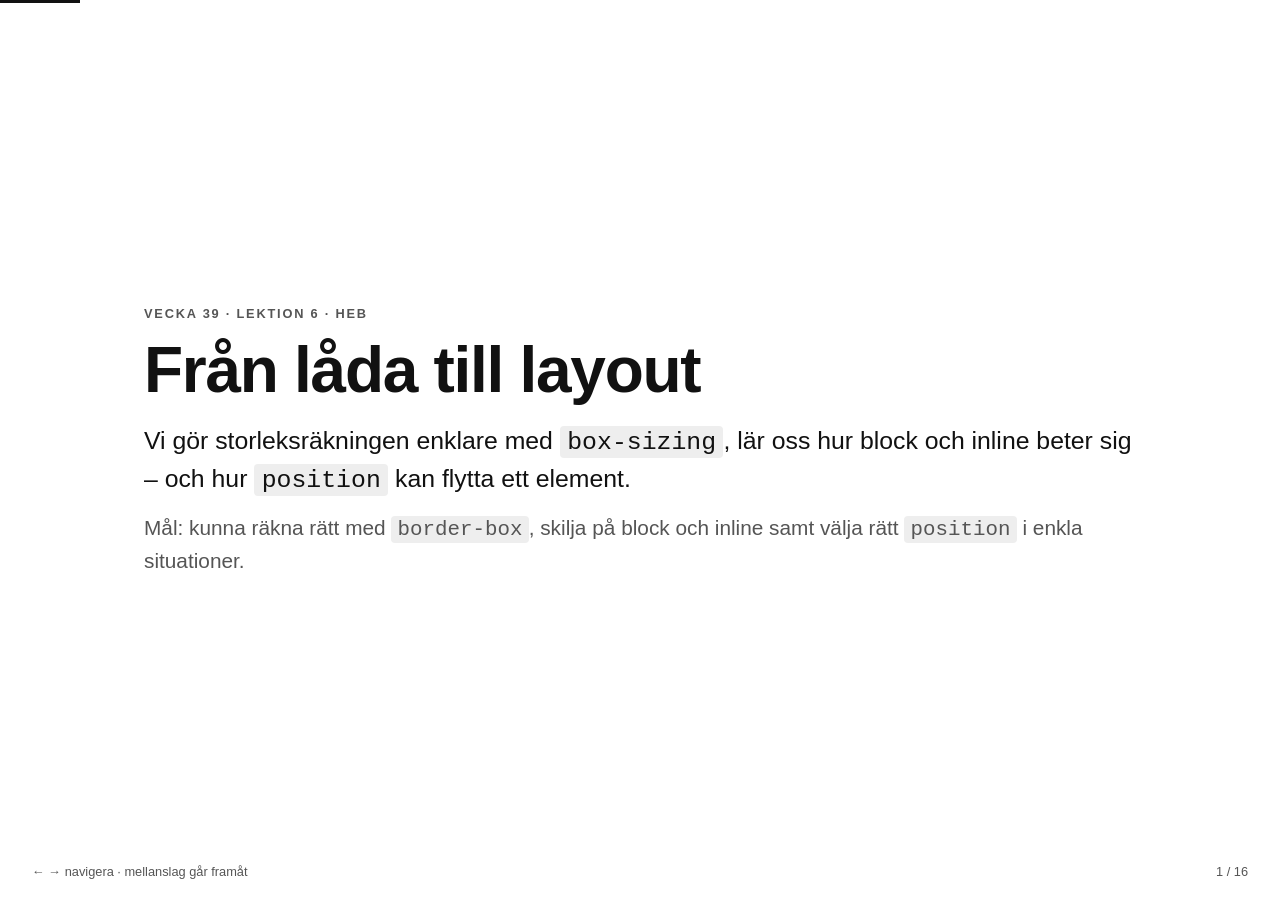
<file: planering_WUD1/lektion6-box-sizing-display-positionering.html>
<!doctype html>
<html lang="sv">
<head><meta charset="UTF-8"><meta name="viewport" content="width=device-width, initial-scale=1.0"><title>Lektion 6 · box-sizing, display och positionering</title>
<link rel="stylesheet" href="lektioner.css">
<style>
  .demo-row { display: flex; align-items: flex-start; gap: 2.2rem; flex-wrap: wrap; margin-top: 1.3rem; }
  .demo-item { font-size: .85rem; }
  .demo-label { margin-bottom: .4rem; color: var(--muted); font-size: .72rem; font-weight: 800; letter-spacing: .1em; text-transform: uppercase; }
  .demo-note { margin-top: .5rem; font-weight: 700; }
  .demo-content { width: 200px; padding: 20px; border: 4px solid #0077cc; background: #d0f0ff; box-sizing: content-box; }
  .demo-border { width: 200px; padding: 20px; border: 4px solid #cc7700; background: #fff0d0; box-sizing: border-box; }
  .blk { display: block; margin-top: .5rem; padding: .5rem .8rem; border: 2px solid #1976d2; background: #e3f2fd; font-weight: 700; }
  .inl { display: inline; padding: .15rem .6rem; border: 2px solid #f57c00; background: #fff3e0; font-weight: 700; }
  .inlb { display: inline-block; margin: 0 .2rem; padding: .45rem .9rem; border: 2px solid #388e3c; background: #e8f5e9; font-weight: 700; }
  .pos-parent { position: relative; height: 150px; padding: 12px; border: 2px dashed #555; background: #f5f5f5; }
  .pos-child { position: absolute; right: 12px; bottom: 12px; padding: 10px; border: 2px solid #c62828; background: #ffcdd2; font-weight: 700; }
  .scroll-area { height: 200px; overflow: auto; margin-top: 1.2rem; padding: 12px; border: 2px solid #adb5bd; background: #f1f3f5; }
  .scroll-area h3 { position: sticky; top: 0; margin: 0; padding: 10px; border: 2px solid #f9a825; background: #fff3bf; }
  .scroll-area .space { height: 110px; }
</style>
</head>
<body><div class="bar"></div><main class="deck">

  <section class="slide active"><div class="slide-inner">
    <div class="kicker">Vecka 39 · Lektion 6 · HeB</div>
    <h1>Från låda till layout</h1>
    <p class="lead">Vi gör storleksräkningen enklare med <code>box-sizing</code>, lär oss hur block och inline beter sig – och hur <code>position</code> kan flytta ett element.</p>
    <p class="muted">Mål: kunna räkna rätt med <code>border-box</code>, skilja på block och inline samt välja rätt <code>position</code> i enkla situationer.</p>
  </div></section>

  <section class="slide"><div class="slide-inner">
    <div class="kicker">Repetition</div>
    <h2>Boxmodellen i minnet</h2>
    <div class="terms">
      <div><span class="t">margin</span><span class="d">osynligt avstånd utanför kanten</span></div>
      <div><span class="t">border</span><span class="d">ramen runt elementet</span></div>
      <div><span class="t">padding</span><span class="d">luft innanför kanten</span></div>
      <div><span class="t">content</span><span class="d">innehållet – styrs av <code>width</code> och <code>height</code></span></div>
    </div>
    <pre>width: 200px; padding: 20px; border: 4px solid;
<span class="c">/* total bredd: 200 + 40 + 8 = 248px */</span></pre>
    <p class="muted">Standard heter <code>content-box</code>. Men tänk om <code>width</code> kunde betyda hela lådans bredd?</p>
  </div></section>

  <section class="slide"><div class="slide-inner">
    <div class="kicker">box-sizing</div>
    <h2>Samma width – olika total bredd</h2>
    <div class="demo-row">
      <div class="demo-item">
        <div class="demo-label">content-box (standard)</div>
        <div class="demo-content">width = innehållet</div>
        <div class="demo-note">total: 248px</div>
      </div>
      <div class="demo-item">
        <div class="demo-label">border-box</div>
        <div class="demo-border">width = allt</div>
        <div class="demo-note">total: 200px</div>
      </div>
    </div>
    <p class="muted">Båda lådorna har <code>width: 200px;</code>, <code>padding: 20px;</code> och <code>border: 4px solid;</code>. Ändå blir de olika breda.</p>
  </div></section>

  <section class="slide"><div class="slide-inner">
    <div class="kicker">Förutsäg · box-sizing</div>
    <h2>Hur stort blir innehållet?</h2>
    <pre>.box {
  box-sizing: border-box;
  width: 200px;
  padding: 20px;
  border: 4px solid;
}</pre>
    <p class="lead">Hela lådan är 200px. Hur mycket plats får <strong>innehållet</strong> kvar?</p>
    <button class="reveal">Visa svar</button>
    <div class="answer">
      <pre style="margin-top:.4rem;">200 − (2 × 20) − (2 × 4) = 152px</pre>
      <p>Med <code>border-box</code> räknas padding och border <strong>inifrån</strong> den angivna bredden. Innehållet får det som blir över.</p>
    </div>
  </div></section>

  <section class="slide"><div class="slide-inner">
    <div class="kicker">Rekommendation</div>
    <h2>Använd <code>border-box</code> överallt</h2>
    <pre>*, *::before, *::after {
  box-sizing: border-box;
}</pre>
    <ul class="steps">
      <li><span class="n">1</span><span><code>width</code> blir den <strong>totala</strong> bredden – lätt att räkna.</span></li>
      <li><span class="n">2</span><span>Padding och border spränger inte längre layouten.</span></li>
      <li><span class="n">3</span><span>Samma regel används i nästan alla moderna projekt.</span></li>
    </ul>
  </div></section>

  <section class="slide"><div class="slide-inner">
    <div class="kicker">Blockelement</div>
    <h2>Block tar hela raden</h2>
    <div class="blk">Block 1 – hela förälderns bredd</div>
    <div class="blk">Block 2 – börjar på ny rad</div>
    <ul class="steps">
      <li><span class="n">✓</span><span>Börjar alltid på en ny rad.</span></li>
      <li><span class="n">✓</span><span>Tar upp hela tillgängliga bredden.</span></li>
      <li><span class="n">✓</span><span><code>width</code>, <code>height</code>, <code>margin</code> och <code>padding</code> fungerar fullt ut.</span></li>
    </ul>
    <p class="muted">Exempel: <code>div</code>, <code>p</code>, <code>h1</code>, <code>ul</code>, <code>li</code> – bygger sidans struktur.</p>
  </div></section>

  <section class="slide"><div class="slide-inner">
    <div class="kicker">Inline-element</div>
    <h2>Inline ligger kvar på raden</h2>
    <p>Här är <span class="inl">ett inline-element</span> mitt i texten och <span class="inl">ett till</span> på samma rad.</p>
    <ul class="steps">
      <li><span class="n">✓</span><span>Börjar inte på en ny rad.</span></li>
      <li><span class="n">✓</span><span>Tar bara upp så mycket plats som innehållet behöver.</span></li>
      <li><span class="n">✗</span><span><code>width</code> och <code>height</code> har ingen effekt.</span></li>
      <li><span class="n">✗</span><span>Endast <strong>horisontell</strong> <code>margin</code> och <code>padding</code> fungerar som väntat.</span></li>
    </ul>
    <p class="muted">Exempel: <code>span</code>, <code>a</code>, <code>strong</code>, <code>em</code> – används inuti text.</p>
  </div></section>

  <section class="slide"><div class="slide-inner">
    <div class="kicker">Jämförelse</div>
    <h2>Block vs inline</h2>
    <table class="table">
      <tr><th>Egenskap</th><th>Blockelement</th><th>Inline-element</th></tr>
      <tr><td>Ny rad</td><td>Ja</td><td>Nej</td></tr>
      <tr><td>Bredd</td><td>Hela förälderns</td><td>Innehållets bredd</td></tr>
      <tr><td><code>width</code> / <code>height</code></td><td>Ja</td><td>Nej</td></tr>
      <tr><td><code>margin</code> / <code>padding</code></td><td>Ja</td><td>Endast horisontellt</td></tr>
    </table>
  </div></section>

  <section class="slide"><div class="slide-inner">
    <div class="kicker">display</div>
    <h2><code>display</code> ändrar beteendet</h2>
    <pre>span { display: block; }         <span class="c">/* blir en blocklåda */</span>
div  { display: inline; }        <span class="c">/* ligger på raden */</span>
a    { display: inline-block; }  <span class="c">/* på raden – men width fungerar */</span></pre>
    <p>Länkar som <code>inline-block</code>:</p>
    <p><span class="inlb">Hem</span><span class="inlb">Om oss</span><span class="inlb">Kontakt</span></p>
    <div class="note"><div class="tag">inline-block</div><p>Bäst av båda: ligger kvar på raden men kan få <code>width</code>, <code>height</code> och lodrät <code>padding</code> – perfekt för menylänkar med klickbar yta.</p></div>
  </div></section>

  <section class="slide"><div class="slide-inner">
    <div class="kicker">Positionering</div>
    <h2>Fem värden för <code>position</code></h2>
    <div class="grid three">
      <div class="card"><h3>static</h3><p>Standard. Elementet följer sidans normala flöde.</p></div>
      <div class="card"><h3>relative</h3><p>Flyttas från sin plats med <code>top</code>, <code>right</code>, <code>bottom</code>, <code>left</code>.</p></div>
      <div class="card"><h3>absolute</h3><p>Positioneras mot närmaste förälder med <code>position</code>. Lämnar flödet.</p></div>
      <div class="card"><h3>fixed</h3><p>Fäst mot webbläsarfönstret – stannar även när du scrollar.</p></div>
      <div class="card"><h3>sticky</h3><p>Som static tills du scrollar till en gräns – då följer den med.</p></div>
    </div>
    <div class="note warning"><div class="tag">Viktigt</div><p>Börja med sidans vanliga flöde. <code>position</code> är främst för överlägg, popups och små justeringar – inte en generell layoutlösning.</p></div>
  </div></section>

  <section class="slide"><div class="slide-inner">
    <div class="kicker">relative + absolute</div>
    <h2>Förälder och barn</h2>
    <div class="grid">
      <pre>.parent {
  position: relative;
  height: 150px;
}
.child {
  position: absolute;
  right: 12px;
  bottom: 12px;
}</pre>
      <div class="pos-parent">Förälder med position: relative
        <div class="pos-child">Absolute</div>
      </div>
    </div>
    <p class="muted">Den absoluta rutan placeras mot närmaste förälder som har <code>position</code> – och tar inte längre någon egen plats i flödet.</p>
  </div></section>

  <section class="slide"><div class="slide-inner">
    <div class="kicker">sticky</div>
    <h2>En rubrik som följer med</h2>
    <pre>h3 {
  position: sticky;
  top: 0;
}</pre>
    <div class="scroll-area">
      <h3>Sticky: jag följer med</h3>
      <p>Scrolla nedåt i den här rutan.</p>
      <p class="space">Mer innehåll …</p>
      <p class="space">Ännu mer innehåll …</p>
    </div>
  </div></section>

  <section class="slide"><div class="slide-inner">
    <div class="kicker">Förutsäg · position</div>
    <h2>Vilket värde passar?</h2>
    <p class="lead">En meny ska ligga högst upp i fönstret och följa med när användaren scrollar – men bara så länge man är kvar i sidhuvudets område. Vilket <code>position</code>-värde passar?</p>
    <button class="reveal">Visa svar</button>
    <div class="answer"><p><code>position: sticky; top: 0;</code> – elementet ligger i flödet tills scrollgränsen nås, då följer det med.</p><p><code>fixed</code> skulle också stanna, men då lossnar elementet helt från flödet och ligger kvar även utanför sitt område.</p></div>
  </div></section>

  <section class="slide"><div class="slide-inner">
    <div class="kicker">Kombinera allt</div>
    <h2>Header med navigation</h2>
    <pre>.header {
  position: sticky;
  top: 0;
  padding: 16px 24px;
  border-bottom: 3px solid #3498db;
  box-sizing: border-box;
}
.nav a {
  display: inline-block;
  padding: 12px 16px;
  margin: 0 4px;
}</pre>
    <ul class="steps">
      <li><span class="n">1</span><span><code>sticky</code> gör att headern följer med vid scroll.</span></li>
      <li><span class="n">2</span><span><code>border-box</code> gör att padding inte spränger bredden.</span></li>
      <li><span class="n">3</span><span><code>inline-block</code> ger länkar klickbar yta och avstånd.</span></li>
    </ul>
  </div></section>

  <section class="slide"><div class="slide-inner">
    <div class="kicker">Lektion 6 · Övningar</div>
    <h2>Prova själv</h2>
    <div class="exercises">
      <div class="ex"><div class="n">1</div><p>Sätt <code>box-sizing: border-box;</code> på en låda med <code>width: 300px;</code>, <code>padding: 24px;</code> och <code>border: 3px solid;</code>. Hur bred blir den totalt? Kontrollera i DevTools.</p></div>
      <div class="ex"><div class="n">2</div><p>Bygg två lådor med samma <code>width</code> men olika <code>box-sizing</code>. Förklara skillnaden för en kamrat.</p></div>
      <div class="ex"><div class="n">3</div><p>Gör en <code>span</code> till <code>display: block;</code> och en <code>div</code> till <code>display: inline;</code>. Vad händer med layouten?</p></div>
      <div class="ex"><div class="n">4</div><p>Bygg tre menylänkar med <code>display: inline-block;</code>, <code>padding: 12px 16px;</code> och <code>margin: 0 4px;</code>.</p></div>
      <div class="ex"><div class="n">5</div><p>Testa <code>position: relative;</code> med <code>left: 32px;</code> på en ruta. Finns den gamla platsen kvar i flödet?</p></div>
      <div class="ex"><div class="n">6</div><p>Lägg en ruta med <code>position: absolute;</code> inuti en förälder med <code>position: relative;</code>. Flytta den med <code>top</code>, <code>right</code>, <code>bottom</code> och <code>left</code>.</p></div>
      <div class="ex"><div class="n">7</div><p>Bygg en header med <code>position: sticky; top: 0;</code> och scrolla. Stannar den kvar?</p></div>
    </div>
  </div></section>

  <section class="slide"><div class="slide-inner">
    <div class="kicker">Lektion 6 · Avslut</div>
    <h1>Klar när…</h1>
    <ul class="steps">
      <li><span class="n">✓</span><span>Du kan förklara skillnaden mellan <code>content-box</code> och <code>border-box</code> och räkna ut total bredd.</span></li>
      <li><span class="n">✓</span><span>Du kan avgöra om ett element är block eller inline och vad det betyder för layouten.</span></li>
      <li><span class="n">✓</span><span>Du kan använda <code>inline-block</code> för länkar som behöver padding.</span></li>
      <li><span class="n">✓</span><span>Du kan välja rätt <code>position</code>-värde för en enkel situation, till exempel en sticky header.</span></li>
    </ul>
    <div class="note"><div class="tag">Nästa lektion</div><p>CSS-enheter – <code>px</code>, <code>%</code>, <code>em</code>, <code>rem</code> och <code>vw</code>/<code>vh</code> – med många små övningar.</p></div>
  </div></section>

</main><div class="nav"><span class="hint">← → navigera · mellanslag går framåt</span><span class="counter"><span id="cur">1</span> / <span id="total">1</span></span></div><script src="lektioner.js"></script></body>
</html>
</file>
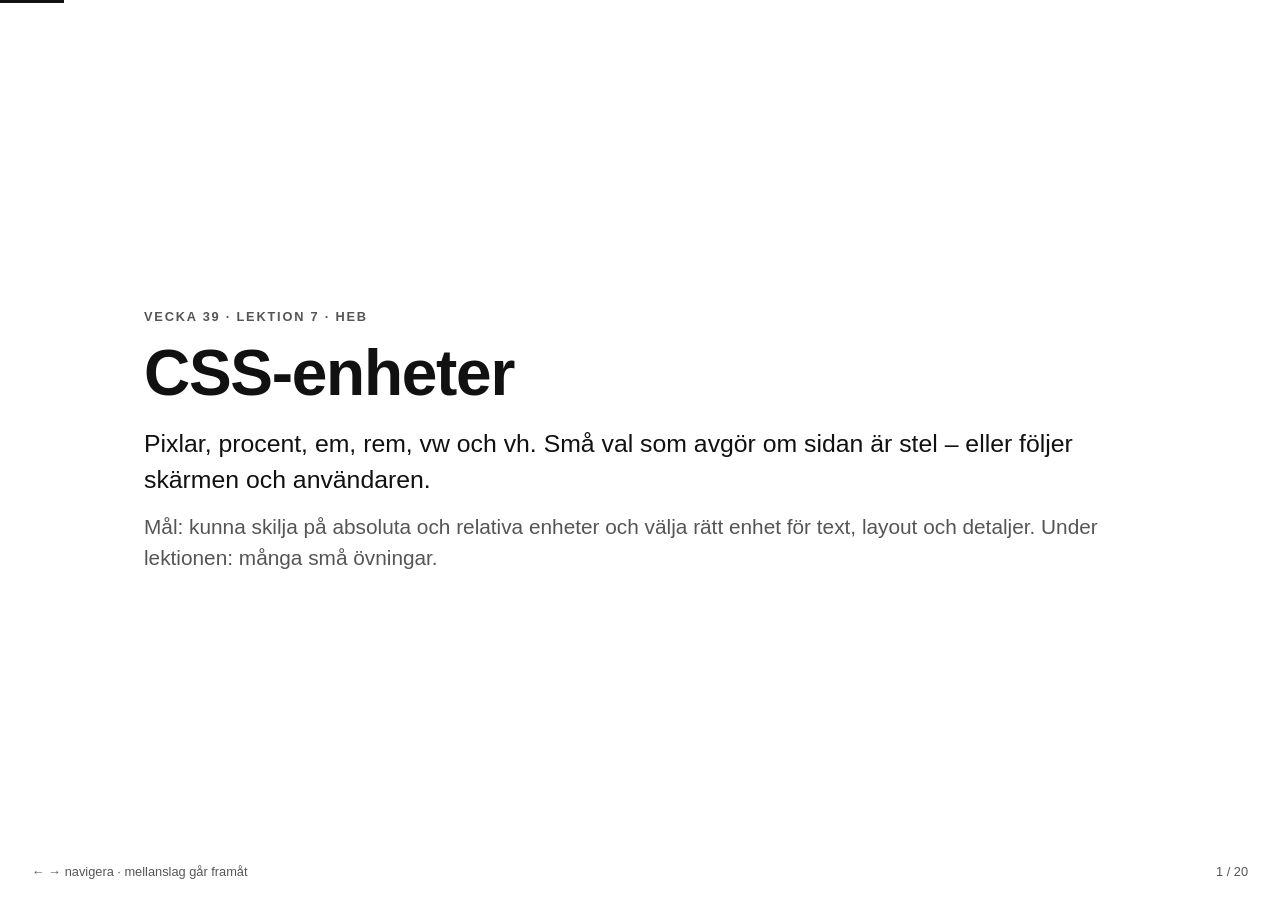
<file: planering_WUD1/lektion7-css-enheter.html>
<!doctype html>
<html lang="sv">
<head><meta charset="UTF-8"><meta name="viewport" content="width=device-width, initial-scale=1.0"><title>Lektion 7 · CSS-enheter – px, %, em, rem och viewport</title>
<link rel="stylesheet" href="lektioner.css">
<style>
  .unit-parent { padding: .9rem; border: 2px dashed #555; background: #f5f5f5; }
  .unit-child { width: 80%; padding: .6rem; border: 2px solid #388e3c; background: #e8f5e9; font-weight: 700; }
  .unit-bar { height: 1.1rem; border-radius: 4px; background: #1976d2; }
  .unit-bar-label { margin-top: .4rem; color: var(--muted); font: .8rem ui-monospace, "SF Mono", Menlo, Consolas, monospace; }
  .vw-demo { margin-top: 1.2rem; }
  .vw-bar { width: 30vw; max-width: 100%; height: 1.2rem; border-radius: 4px; background: #1976d2; }
  .vmin-square { display: flex; align-items: center; justify-content: center; width: 20vmin; height: 20vmin; border: 2px solid #c62828; background: #ffcdd2; font-weight: 700; }
  .em-parent { padding: .8rem; border: 2px dashed #c62828; background: #fff5f5; font-size: 20px; }
  .em-child { padding: .5em; border: 2px solid #c62828; background: #ffebee; font-size: 1.5em; font-weight: 700; }
  .rem-demo p { margin-top: .35rem; }
</style>
</head>
<body><div class="bar"></div><main class="deck">

  <section class="slide active"><div class="slide-inner">
    <div class="kicker">Vecka 39 · Lektion 7 · HeB</div>
    <h1>CSS-enheter</h1>
    <p class="lead">Pixlar, procent, em, rem, vw och vh. Små val som avgör om sidan är stel – eller följer skärmen och användaren.</p>
    <p class="muted">Mål: kunna skilja på absoluta och relativa enheter och välja rätt enhet för text, layout och detaljer. Under lektionen: många små övningar.</p>
  </div></section>

  <section class="slide"><div class="slide-inner">
    <div class="kicker">Översikt</div>
    <h2>Två familjer av enheter</h2>
    <div class="grid">
      <div class="card"><h3>Absoluta enheter</h3><p>Har en fast storlek som inte ändras av sammanhanget.</p><small><code>px</code> – den enda vi använder på webben. <code>pt</code>, <code>cm</code>, <code>in</code> hör till tryck.</small></div>
      <div class="card"><h3>Relativa enheter</h3><p>Räknas ut från något annat: föräldern, fontstorleken eller fönstret.</p><small><code>%</code> <code>em</code> <code>rem</code> <code>vw</code> <code>vh</code> <code>vmin</code></small></div>
    </div>
    <div class="note"><div class="tag">Dagens fråga</div><p>När är fast bättre än flexibelt – och tvärtom?</p></div>
  </div></section>

  <section class="slide"><div class="slide-inner">
    <div class="kicker">px · absolut enhet</div>
    <h2>Pixlar – exakthet</h2>
    <p class="lead">1px är 1/96 av en tum och har alltid samma storlek, oavsett element och fönster.</p>
    <pre>border: 2px solid #333;                     <span class="c">/* exakt ram */</span>
box-shadow: 0 4px 8px rgba(0,0,0,.1);       <span class="c">/* exakt skugga */</span>
margin-top: 24px;                           <span class="c">/* exakt avstånd */</span></pre>
    <div class="note"><div class="tag">Använd px till</div><p>Borders, skuggor och små detaljer. Inte till text och stora layouter.</p></div>
  </div></section>

  <section class="slide"><div class="slide-inner">
    <div class="kicker">Övning 1 · px</div>
    <h2>Testa pixlar</h2>
    <div class="exercises">
      <div class="ex"><div class="n">1</div><p>Bygg en låda med <code>border: 2px solid;</code> och <code>margin: 24px;</code>. Ändra till <code>1px</code> och sedan <code>4px</code> – vad förändras?</p></div>
      <div class="ex"><div class="n">2</div><p>Lägg till <code>box-shadow: 0 4px 8px rgba(0,0,0,.1);</code>. Testa <code>0 2px 4px</code> i stället – vilken känns rätt?</p></div>
      <div class="ex"><div class="n">3</div><p>Dra i webbläsarfönstret. Ändras kanten eller skuggan? Varför inte?</p></div>
    </div>
    <div class="note safe"><div class="tag">Kontroll</div><p>Kanten och skuggan står still oavsett fönsterstorlek – det är det absoluta.</p></div>
  </div></section>

  <section class="slide"><div class="slide-inner">
    <div class="kicker">% · relativt föräldern</div>
    <h2>Procent – av förälderns bredd</h2>
    <pre>.container {
  width: 80%;         <span class="c">/* 80 % av förälderns bredd */</span>
  max-width: 1200px;  <span class="c">/* men aldrig mer */</span>
  margin: 0 auto;     <span class="c">/* centrera */</span>
}</pre>
    <div class="unit-parent">Förälder (100 %)
      <div class="unit-child">Barn: width 80 %</div>
    </div>
    <div class="note warning"><div class="tag">Kom ihåg</div><p>Procent räknas alltid från <strong>föräldern</strong>. Ändra förälderns bredd och barnet följer med. (<code>float</code> i äldre exempel är historisk layout – Flexbox och Grid kommer senare.)</p></div>
  </div></section>

  <section class="slide"><div class="slide-inner">
    <div class="kicker">Övning 2 · %</div>
    <h2>Testa procent</h2>
    <div class="exercises">
      <div class="ex"><div class="n">1</div><p>Lägg en låda med <code>width: 80%;</code> inuti en förälder. Ändra till <code>50%</code> – hur mycket mer tom yta blir det i föräldern?</p></div>
      <div class="ex"><div class="n">2</div><p>Ge föräldern <code>width: 60%;</code>. Följer barnet med när föräldern krymper?</p></div>
      <div class="ex"><div class="n">3</div><p>Lägg till <code>max-width: 600px;</code> och <code>margin: 0 auto;</code> på en container. Vad händer i ett smalt fönster – och i ett brett?</p></div>
    </div>
    <div class="note safe"><div class="tag">Kontroll</div><p><code>%</code> + <code>max-width</code> gör sidan flexibel men aldrig bredare än du vill.</p></div>
  </div></section>

  <section class="slide"><div class="slide-inner">
    <div class="kicker">em · relativt förälderns font</div>
    <h2>em – relativt texten omkring</h2>
    <p class="lead">1em = förälderns <code>font-size</code>. Är föräldern 20px är 1em = 20px.</p>
    <div class="grid">
      <pre>.parent { font-size: 20px; }
.child {
  font-size: 1.5em;  <span class="c">/* 30px */</span>
  padding: .5em;     <span class="c">/* 15px – EGEN font */</span>
}</pre>
      <div class="em-parent">Förälder 20px
        <div class="em-child">Barn 1.5em = 30px</div>
      </div>
    </div>
    <div class="note warning"><div class="tag">Nesting-problemet</div><p><code>em</code> ärver sammanhang: 1.2em inuti 1.2em blir 1.44. Därför är <code>rem</code> oftast tryggare.</p></div>
  </div></section>

  <section class="slide"><div class="slide-inner">
    <div class="kicker">Övning 3 · em · förutsäg</div>
    <h2>Räkna med em</h2>
    <p class="lead">Föräldern är 20px. Barnet har <code>font-size: 1.5em;</code> och <code>padding: .5em;</code>. Hur stor blir texten – och hur stor blir paddingen?</p>
    <button class="reveal">Visa svar</button>
    <div class="answer">
      <p><strong>Text:</strong> 1.5 × 20 = <strong>30px</strong>.</p>
      <p><strong>Padding:</strong> .5 × 30 = <strong>15px</strong> – padding räknas på elementets <em>egen</em> fontstorlek.</p>
      <p class="muted">Följdfråga: ändra föräldern till 24px. Vad händer? (Text 36px, padding 18px.)</p>
    </div>
  </div></section>

  <section class="slide"><div class="slide-inner">
    <div class="kicker">rem · relativt root</div>
    <h2>rem – relativt rotfonten</h2>
    <p class="lead">1rem = <code>html</code>-elementets fontstorlek. Standard i webbläsaren är 16px.</p>
    <div class="grid">
      <pre>.heading {
  font-size: 2rem;      <span class="c">/* 32px */</span>
  margin-bottom: 1rem;  <span class="c">/* 16px */</span>
}
.small-text {
  font-size: .875rem;   <span class="c">/* 14px */</span>
}</pre>
      <div class="rem-demo">
        <p style="font-size:2rem;">2rem = 32px</p>
        <p style="font-size:1.25rem;">1.25rem = 20px</p>
        <p style="font-size:.875rem;">.875rem = 14px</p>
      </div>
    </div>
    <div class="note safe"><div class="tag">Därför rem</div><p>Förutsägbar, påverkas inte av nesting och respekterar användarens inställningar. Första valet för text och spacing.</p></div>
  </div></section>

  <section class="slide"><div class="slide-inner">
    <div class="kicker">Övning 4 · rem</div>
    <h2>Testa rem</h2>
    <div class="exercises">
      <div class="ex"><div class="n">1</div><p>Gör om <code>margin: 24px;</code>, <code>padding: 16px;</code> och <code>font-size: 20px;</code> till rem. Utgå från 16px root.</p></div>
      <div class="ex"><div class="n">2</div><p>Lägg till <code>html { font-size: 20px; }</code> tillfälligt. Vad händer med allt som är satt i rem?</p></div>
      <div class="ex"><div class="n">3</div><p>Ta bort regeln igen. Varför är det en fördel att sidan skalar med användarens inställning?</p></div>
    </div>
    <div class="note safe"><div class="tag">Kontroll</div><p>24px = 1.5rem · 16px = 1rem · 20px = 1.25rem. Med 20px root blir 1rem plötsligt 20px – hela sidan följer med.</p></div>
  </div></section>

  <section class="slide"><div class="slide-inner">
    <div class="kicker">Jämförelse</div>
    <h2>em eller rem?</h2>
    <table class="table">
      <tr><th></th><th>em</th><th>rem</th></tr>
      <tr><td>Räknas från</td><td>förälderns font-size</td><td>rootens font-size</td></tr>
      <tr><td>Påverkas av nesting</td><td>Ja</td><td>Nej</td></tr>
      <tr><td>Förutsägbar</td><td>Nej</td><td>Ja</td></tr>
      <tr><td>Bra för</td><td>padding/margin som ska skala med lokal text</td><td>text, spacing och hela designen</td></tr>
    </table>
    <div class="note"><div class="tag">Regel</div><p><code>rem</code> för text och spacing. <code>em</code> när du medvetet vill skala med den lokala texten.</p></div>
  </div></section>

  <section class="slide"><div class="slide-inner">
    <div class="kicker">Övning 5 · em vs rem · förutsäg</div>
    <h2>Samma kod – olika resultat?</h2>
    <pre><span class="c">/* A */</span> .parent { font-size: 1.2em; }  .child { font-size: 1.2em; }
<span class="c">/* B */</span> .parent { font-size: 1.2rem; } .child { font-size: 1.2rem; }</pre>
    <p class="lead">Roten är 16px. Hur stor blir <code>.child</code> i A respektive B?</p>
    <button class="reveal">Visa svar</button>
    <div class="answer">
      <p><strong>A:</strong> 1.2 × 1.2 × 16 = <strong>23,04px</strong> – em multipliceras genom leden.</p>
      <p><strong>B:</strong> 1.2 × 16 = <strong>19,2px</strong> – rem räknas alltid från roten.</p>
      <p class="muted">Samma siffror i koden, olika resultat. Det är därför rem rekommenderas.</p>
    </div>
  </div></section>

  <section class="slide"><div class="slide-inner">
    <div class="kicker">vw · vh · vmin · vmax</div>
    <h2>Enheter för fönstret</h2>
    <div class="terms">
      <div><span class="t">vw</span><span class="d">1vw = 1 % av fönstrets bredd</span></div>
      <div><span class="t">vh</span><span class="d">1vh = 1 % av fönstrets höjd</span></div>
      <div><span class="t">vmin</span><span class="d">1 % av den mindre sidan (bredd eller höjd)</span></div>
      <div><span class="t">vmax</span><span class="d">1 % av den större sidan</span></div>
    </div>
    <pre>.hero   { height: 100vh; }
.square { width: 50vmin; height: 50vmin; }
h1      { font-size: clamp(1.5rem, 5vw, 3rem); }  <span class="c">/* skalas men begränsas */</span></pre>
    <div class="vw-demo">
      <div class="vw-bar"></div>
      <div class="unit-bar-label">width: 30vw – ändra fönstrets bredd och se</div>
    </div>
    <div class="note warning"><div class="tag">Mobilfällan</div><p>Undvik <code>height: 100vh</code> på mobil – verktygsfältet ändrar höjden. Använd <code>min-height: 100vh</code>.</p></div>
  </div></section>

  <section class="slide"><div class="slide-inner">
    <div class="kicker">Övning 6 · viewport</div>
    <h2>Testa viewport-enheter</h2>
    <div class="exercises">
      <div class="ex"><div class="n">1</div><p>Gör en sektion med <code>height: 100vh;</code> och en bakgrundsfärg. Byt till <code>min-height</code> – vad blir skillnaden?</p></div>
      <div class="ex"><div class="n">2</div><p>Gör en kvadrat med <code>width: 50vmin; height: 50vmin;</code>. Ändra fönsterstorlek – förblir den kvadratisk?</p></div>
      <div class="ex"><div class="n">3</div><p>Sätt <code>font-size: 5vw;</code> på en rubrik. Dra i fönstret – när blir texten för stor? Begränsa med <code>clamp()</code>.</p></div>
    </div>
    <div class="note safe"><div class="tag">Kontroll</div><p>Viewport-enheter följer fönstret utan media queries – men kombinera gärna med <code>max-width</code> eller <code>clamp()</code>.</p></div>
  </div></section>

  <section class="slide"><div class="slide-inner">
    <div class="kicker">Sammanfattning</div>
    <h2>Vilken enhet när?</h2>
    <table class="table">
      <tr><th>Användningsområde</th><th>Enhet</th><th>Exempel</th></tr>
      <tr><td>Text och spacing</td><td><code>rem</code></td><td><code>font-size: 1.25rem;</code></td></tr>
      <tr><td>Layoutbredder</td><td><code>%</code> + <code>max-width</code></td><td><code>width: 100%; max-width: 1200px;</code></td></tr>
      <tr><td>Borders och detaljer</td><td><code>px</code></td><td><code>border: 1px solid #ccc;</code></td></tr>
      <tr><td>Höjd och hero</td><td><code>vh</code>, <code>vw</code>, <code>vmin</code></td><td><code>min-height: 100vh;</code></td></tr>
      <tr><td>Radavstånd</td><td>enhetlöst tal</td><td><code>line-height: 1.6;</code></td></tr>
    </table>
    <div class="note"><div class="tag">Blanda medvetet</div><p><code>px</code> för detaljer, <code>rem</code> för text, <code>%</code> för bredder.</p></div>
  </div></section>

  <section class="slide"><div class="slide-inner">
    <div class="kicker">Övning 7 · kombinera</div>
    <h2>Bygg ett kort med rätt enheter</h2>
    <div class="exercises">
      <div class="ex"><div class="n">1</div><p><code>width: 100%; max-width: 400px; margin: 0 auto 2rem;</code></p></div>
      <div class="ex"><div class="n">2</div><p><code>padding: 1.5rem; border: 1px solid #e0e0e0; border-radius: .5rem;</code></p></div>
      <div class="ex"><div class="n">3</div><p>Titeln <code>1.25rem</code>, texten <code>1rem</code> och <code>line-height: 1.6;</code> (utan enhet).</p></div>
      <div class="ex"><div class="n">4</div><p>Ändra fönstrets bredd. Vad är flexibelt i kortet – och vad är fast?</p></div>
    </div>
    <div class="note safe"><div class="tag">Kontroll</div><p>Bredden följer föräldern upp till 400px. Padding och text följer rem. Kanten står still.</p></div>
  </div></section>

  <section class="slide"><div class="slide-inner">
    <div class="kicker">Vanliga misstag</div>
    <h2>Gör inte så här</h2>
    <div class="goodbad">
      <div class="row"><span class="mark bad">✗</span><span><code>em</code> för allt <span class="muted">– 1.2em inuti 1.2em blir 1.44, inte 1.2.</span></span></div>
      <div class="row"><span class="mark good">✓</span><span><code>rem</code> för förutsägbarhet <span class="muted">– räknas alltid från roten.</span></span></div>
      <div class="row"><span class="mark bad">✗</span><span><code>height: 100vh</code> på mobil <span class="muted">– verktygsfältet ger scrollbars.</span></span></div>
      <div class="row"><span class="mark good">✓</span><span><code>min-height: 100vh</code> <span class="muted">– minst full höjd, utan att låsa.</span></span></div>
      <div class="row"><span class="mark bad">✗</span><span><code>px</code> på allt <span class="muted">– stel sida som ignorerar användarens inställningar.</span></span></div>
      <div class="row"><span class="mark good">✓</span><span><code>rem</code> och <code>%</code> för text och layout <span class="muted">– sidan följer med.</span></span></div>
    </div>
  </div></section>

  <section class="slide"><div class="slide-inner">
    <div class="kicker">Övning 8 · rätta enheterna</div>
    <h2>Gör den stela CSS:en flexibel</h2>
    <p class="lead">Koden fungerar – men den är stel. Byt till lämpliga enheter.</p>
    <pre>.card {
  width: 400px;            <span class="c">/* ska vara flexibel upp till 400px */</span>
  padding: 24px;           <span class="c">/* ska skala med texten */</span>
  border: 1px solid #ccc;  <span class="c">/* behåll */</span>
  margin-bottom: 32px;
}
h2 { font-size: 20px; }    <span class="c">/* ska följa användarens inställning */</span>
.hero { height: 900px; }   <span class="c">/* ska vara minst full skärmhöjd */</span></pre>
    <button class="reveal">Visa lösning</button>
    <div class="answer">
      <pre style="margin-top:.4rem;">.card { width: 100%; max-width: 400px; padding: 1.5rem;
        border: 1px solid #ccc; margin-bottom: 2rem; }
h2    { font-size: 1.25rem; }
.hero { min-height: 100vh; }</pre>
    </div>
  </div></section>

  <section class="slide"><div class="slide-inner">
    <div class="kicker">Mini-projekt · hero</div>
    <h2>En hero som följer skärmen</h2>
    <div class="exercises">
      <div class="ex"><div class="n">1</div><p>Sektion med <code>min-height: 100vh;</code> och en bakgrund (gärna en gradient). Varför min-height?</p></div>
      <div class="ex"><div class="n">2</div><p>Rubrik med <code>font-size: 6vw;</code>, <code>max-width: 800px;</code> och <code>margin: 0 auto;</code>.</p></div>
      <div class="ex"><div class="n">3</div><p><code>padding: 25vh 2rem;</code> och <code>text-align: center;</code> – centrera innehållet.</p></div>
      <div class="ex"><div class="n">4</div><p>Knapp: <code>padding: 1rem 2rem;</code>, <code>font-size: 1.125rem;</code>, <code>border-radius: .5rem;</code>.</p></div>
    </div>
    <div class="note safe"><div class="tag">Kontroll</div><p>Texten skalas med skärmbredden men begränsas av <code>max-width</code> – och sidan fungerar även på mobil.</p></div>
  </div></section>

  <section class="slide"><div class="slide-inner">
    <div class="kicker">Lektion 7 · Avslut</div>
    <h1>Klar när…</h1>
    <ul class="steps">
      <li><span class="n">✓</span><span>Du kan skilja på <strong>absoluta</strong> och <strong>relativa</strong> enheter.</span></li>
      <li><span class="n">✓</span><span>Du kan räkna om mellan px och rem (16px = 1rem).</span></li>
      <li><span class="n">✓</span><span>Du kan förklara varför <code>rem</code> ofta är bättre än <code>em</code> för text.</span></li>
      <li><span class="n">✓</span><span>Du kan bygga en flexibel container med <code>%</code>, <code>max-width</code> och <code>margin: 0 auto</code>.</span></li>
      <li><span class="n">✓</span><span>Du kan använda viewport-enheter och förklara risken med <code>100vh</code>.</span></li>
    </ul>
    <div class="note"><div class="tag">Nästa lektion</div><p>Flexbox och CSS Grid – då bygger vi hela sidans layout.</p></div>
  </div></section>

</main><div class="nav"><span class="hint">← → navigera · mellanslag går framåt</span><span class="counter"><span id="cur">1</span> / <span id="total">1</span></span></div><script src="lektioner.js"></script></body>
</html>
</file>
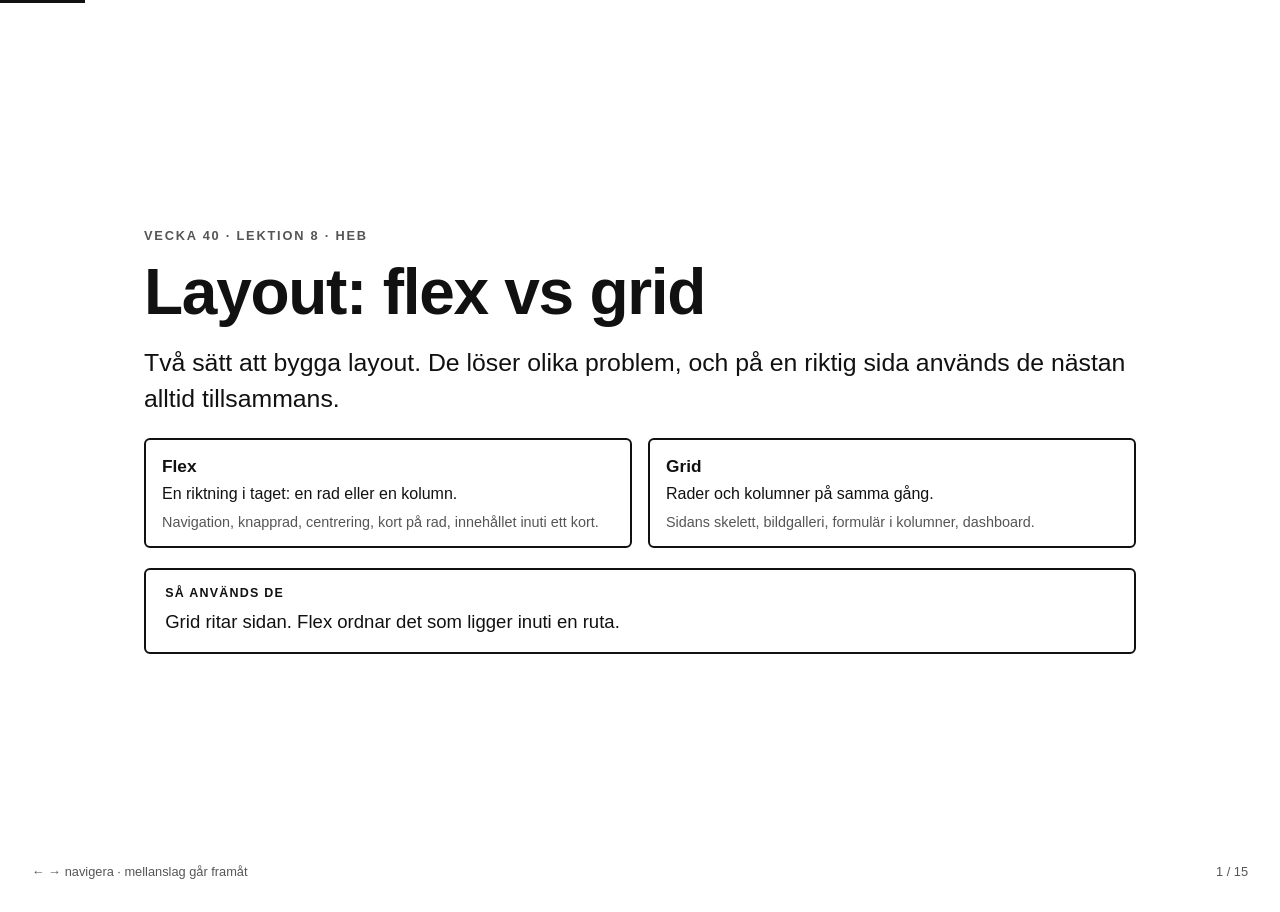
<file: planering_WUD1/lektion8-flexbox-behallaren.html>
<!doctype html>
<html lang="sv">
<head><meta charset="UTF-8"><meta name="viewport" content="width=device-width, initial-scale=1.0"><title>Lektion 8 · Layout: flex vs grid, och flex-behållaren</title>
<link rel="stylesheet" href="lektioner.css">
<style>
  .fx-label { margin: .85rem 0 .3rem; color: var(--muted); font-size: .72rem; font-weight: 800; letter-spacing: .1em; text-transform: uppercase; }
  .fx-row, .fx-col, .al, .wrap-box {
    display: flex;
    gap: .45rem;
    padding: .5rem;
    border: 2px dashed #555;
    background: #f5f5f5;
  }
  .fx-row span, .fx-col span, .al span, .wrap-box span {
    padding: .45rem .75rem;
    border: 2px solid #1976d2;
    background: #e3f2fd;
    font-weight: 700;
  }
  .fx-col { flex-direction: column; align-items: flex-start; max-width: 12rem; }
  .j-center { justify-content: center; }
  .j-between { justify-content: space-between; }
  .al { align-items: center; height: 7.5rem; margin-top: .4rem; }
  .al.stretch { align-items: stretch; }
  .al .tall { padding-top: 1.1rem; padding-bottom: 1.1rem; border-color: #f9a825; background: #fff3bf; }
  .gap-row { display: flex; margin-top: .4rem; padding: .5rem; border: 2px dashed #555; background: #f5f5f5; }
  .gap-row span { padding: .45rem .75rem; border: 2px solid #1976d2; background: #e3f2fd; font-weight: 700; }
  .gap-row.mellan span { margin-right: 1rem; }
  .gap-row.lucka { gap: 1rem; }
  .wrap-box { flex-wrap: wrap; width: 22rem; max-width: 100%; min-width: 11rem; resize: horizontal; overflow: auto; }
  .wrap-box span { min-width: 7rem; text-align: center; }
  .axis-name { margin-bottom: .35rem; color: var(--muted); font-size: .72rem; font-weight: 800; letter-spacing: .08em; text-transform: uppercase; }
</style>
</head>
<body><div class="bar"></div><main class="deck">

  <section class="slide active"><div class="slide-inner">
    <div class="kicker">Vecka 40 · Lektion 8 · HeB</div>
    <h1>Layout: flex vs grid</h1>
    <p class="lead">Två sätt att bygga layout. De löser olika problem, och på en riktig sida används de nästan alltid tillsammans.</p>
    <div class="grid">
      <div class="card"><h3>Flex</h3><p>En riktning i taget: en rad eller en kolumn.</p><small>Navigation, knapprad, centrering, kort på rad, innehållet inuti ett kort.</small></div>
      <div class="card"><h3>Grid</h3><p>Rader och kolumner på samma gång.</p><small>Sidans skelett, bildgalleri, formulär i kolumner, dashboard.</small></div>
    </div>
    <div class="note"><div class="tag">Så används de</div><p>Grid ritar sidan. Flex ordnar det som ligger inuti en ruta.</p></div>
  </div></section>

  <section class="slide"><div class="slide-inner">
    <div class="kicker">Idag · flex-behållaren</div>
    <h2>Först en rad eller en kolumn</h2>
    <p class="lead">Flex ordnar barnen längs en axel. Idag styr vi behållaren. Imorgon bestämmer barnen hur stora de är.</p>
    <ul class="steps">
      <li><span class="n">1</span><span><code>display: flex</code> gör elementet till en flex-behållare.</span></li>
      <li><span class="n">2</span><span><code>flex-direction</code> väljer rad eller kolumn.</span></li>
      <li><span class="n">3</span><span><code>justify-content</code>, <code>align-items</code>, <code>gap</code> och <code>flex-wrap</code> fördelar barnen.</span></li>
    </ul>
    <p class="muted">Mål: kunna lägga saker på rad eller i kolumn och styra avstånd och justering utan <code>position</code>.</p>
  </div></section>

  <section class="slide"><div class="slide-inner">
    <div class="kicker">display: flex</div>
    <h2>Barnen lägger sig på rad</h2>
    <pre>.row { display: flex; }</pre>
    <div class="fx-label">Utan flex · block</div>
    <div class="fx-col" style="display:block;max-width:16rem"><span style="display:block;margin-top:.35rem">Ett</span><span style="display:block;margin-top:.35rem">Två</span><span style="display:block;margin-top:.35rem">Tre</span></div>
    <div class="fx-label">Med display: flex</div>
    <div class="fx-row"><span>Ett</span><span>Två</span><span>Tre</span></div>
    <p class="muted">Bara behållaren får <code>display: flex</code>. Barnen blir flex-objekt automatiskt.</p>
  </div></section>

  <section class="slide"><div class="slide-inner">
    <div class="kicker">flex-direction</div>
    <h2>Rad eller kolumn</h2>
    <div class="grid">
      <div>
        <div class="axis-name">row · standard</div>
        <div class="fx-row"><span>Hem</span><span>Om</span><span>Kontakt</span></div>
      </div>
      <div>
        <div class="axis-name">column</div>
        <div class="fx-col"><span>Hem</span><span>Om</span><span>Kontakt</span></div>
      </div>
    </div>
    <pre>.menu { flex-direction: column; }</pre>
    <div class="note"><div class="tag">row-reverse</div><p><code>row-reverse</code> och <code>column-reverse</code> finns, men de vänder bara ordningen visuellt. Låt HTML-ordningen vara läsordningen.</p></div>
  </div></section>

  <section class="slide"><div class="slide-inner">
    <div class="kicker">Övning · navbar</div>
    <h2>En meny på en rad</h2>
    <pre>&lt;header class="navbar"&gt;
  &lt;a class="logo" href="#"&gt;Studio&lt;/a&gt;
  &lt;nav&gt;
    &lt;a href="#"&gt;Hem&lt;/a&gt;
    &lt;a href="#"&gt;Om&lt;/a&gt;
    &lt;a href="#"&gt;Kontakt&lt;/a&gt;
  &lt;/nav&gt;
&lt;/header&gt;</pre>
    <div class="exercises">
      <div class="ex"><div class="n">1</div><p>Klistra in HTML:en. <code>nav</code> är block, så menyn hamnar under logotypen.</p></div>
      <div class="ex"><div class="n">2</div><p><code>.navbar { display: flex; }</code> och <code>nav { display: flex; }</code>. Logotypen och menyn hamnar bredvid varandra, och länkarna ligger på en rad.</p></div>
      <div class="ex"><div class="n">3</div><p>Sätt <code>flex-direction: column</code> på <code>nav</code>. Länkarna staplas. Byt tillbaka till <code>row</code>.</p></div>
    </div>
    <div class="note safe"><div class="tag">Kontroll</div><p>Logotypen till vänster, Hem · Om · Kontakt på samma rad. Avstånd och <code>space-between</code> kommer strax.</p></div>
  </div></section>

  <section class="slide"><div class="slide-inner">
    <div class="kicker">Axlarna</div>
    <h2>justify följer riktningen</h2>
    <div class="grid">
      <div class="card">
        <h3>direction: row</h3>
        <p><code>justify-content</code> styr vågrätt. <code>align-items</code> styr lodrätt.</p>
      </div>
      <div class="card">
        <h3>direction: column</h3>
        <p><code>justify-content</code> styr lodrätt. <code>align-items</code> styr vågrätt.</p>
      </div>
    </div>
    <div class="note"><div class="tag">Huvudaxel</div><p>Huvudaxeln är den riktning <code>flex-direction</code> pekar. Tväraxeln ligger tvärs emot. Byt riktning, så byter egenskaperna jobb.</p></div>
  </div></section>

  <section class="slide"><div class="slide-inner">
    <div class="kicker">justify-content</div>
    <h2>Fördela längs huvudaxeln</h2>
    <div class="fx-label">flex-start · standard</div>
    <div class="fx-row"><span>Ett</span><span>Två</span><span>Tre</span></div>
    <div class="fx-label">center</div>
    <div class="fx-row j-center"><span>Ett</span><span>Två</span><span>Tre</span></div>
    <div class="fx-label">space-between</div>
    <div class="fx-row j-between"><span>Ett</span><span>Två</span><span>Tre</span></div>
    <p class="muted">Också vanliga: <code>flex-end</code>, <code>space-around</code> och <code>space-evenly</code>. <code>space-between</code> är navens klassiker: första barnet till vänster, sista till höger.</p>
  </div></section>

  <section class="slide"><div class="slide-inner">
    <div class="kicker">Förutsäg · axeln</div>
    <h2>Knapparna ska isär, uppifrån och ner</h2>
    <pre>.button-column {
  display: flex;
  flex-direction: column;
  min-height: 16rem;
}</pre>
    <p class="lead">Det ska vara lika stort mellanrum mellan knapparna i höjdled. Vilken egenskap lägger du till?</p>
    <button class="reveal">Visa svar</button>
    <div class="answer">
      <p><code>justify-content: space-between;</code></p>
      <p>Riktningen är <code>column</code>, så huvudaxeln är lodrät. <code>align-items</code> skulle flytta knapparna i sidled.</p>
    </div>
  </div></section>

  <section class="slide"><div class="slide-inner">
    <div class="kicker">align-items</div>
    <h2>Tvärs mot raden</h2>
    <div class="grid">
      <div>
        <div class="fx-label">stretch · standard</div>
        <div class="al stretch"><span>Kort</span><span class="tall">Högre</span><span>Kort</span></div>
      </div>
      <div>
        <div class="fx-label">center</div>
        <div class="al"><span>Kort</span><span class="tall">Högre</span><span>Kort</span></div>
      </div>
    </div>
    <pre>.row { align-items: center; }   <span class="c">/* också: flex-start, flex-end, stretch */</span></pre>
    <p class="muted">Centrera ett enda barn både vågrätt och lodrätt: <code>justify-content: center</code> och <code>align-items: center</code> på samma behållare.</p>
  </div></section>

  <section class="slide"><div class="slide-inner">
    <div class="kicker">gap</div>
    <h2>Mellanrum bara mellan barnen</h2>
    <div class="fx-label">margin-right på varje barn</div>
    <div class="gap-row mellan"><span>Ett</span><span>Två</span><span>Tre</span></div>
    <div class="fx-label">gap på behållaren</div>
    <div class="gap-row lucka"><span>Ett</span><span>Två</span><span>Tre</span></div>
    <pre>.row { display: flex; gap: 1rem; }
<span class="c">/* gap: 1rem 2rem;  →  rad | kolumn */</span></pre>
    <div class="note"><div class="tag">Varför gap</div><p><code>margin</code> på barnen ger också luft utanför sista barnet. <code>gap</code> ligger bara mellan dem. Samma egenskap kommer tillbaka i Grid.</p></div>
  </div></section>

  <section class="slide"><div class="slide-inner">
    <div class="kicker">Övning · samma navbar</div>
    <h2>Logotyp till vänster, meny till höger</h2>
    <p class="lead">Fortsätt i filen från navbar-övningen. <code>.navbar</code> och <code>nav</code> har redan <code>display: flex</code>.</p>
    <div class="exercises">
      <div class="ex"><div class="n">1</div><p><code>justify-content: space-between</code> på <code>.navbar</code>. Logotypen går till vänster, menyn till höger.</p></div>
      <div class="ex"><div class="n">2</div><p><code>align-items: center</code> på <code>.navbar</code>. Logotyp och länkar linjerar på höjden.</p></div>
      <div class="ex"><div class="n">3</div><p><code>gap: 1rem</code> på <code>nav</code>. Hem, Om och Kontakt får luft mellan sig, inte utanför menyn.</p></div>
    </div>
    <div class="note safe"><div class="tag">Kontroll</div><p>En rad: Studio längst till vänster, tre länkar med mellanrum längst till höger, i mitten på höjden.</p></div>
  </div></section>

  <section class="slide"><div class="slide-inner">
    <div class="kicker">flex-wrap</div>
    <h2>När raden tar slut</h2>
    <pre>.row {
  display: flex;
  flex-wrap: wrap;
  gap: .5rem;
}</pre>
    <div class="wrap-box"><span>Ett</span><span>Två</span><span>Tre</span><span>Fyra</span></div>
    <p class="muted">Dra i rutans nedre högra hörn. Standard är <code>nowrap</code>: barnen klämmer ihop sig på en rad. <code>wrap</code> låter dem fortsätta på nästa rad.</p>
  </div></section>

  <section class="slide"><div class="slide-inner">
    <div class="kicker">Tre mönster</div>
    <h2>Det här bygger du med behållaren</h2>
    <div class="grid three">
      <div class="card"><h3>Centrera en ruta</h3><p><code>justify-content: center;</code><br><code>align-items: center;</code><br><code>min-height: 100vh;</code></p></div>
      <div class="card"><h3>Nav</h3><p><code>justify-content: space-between;</code><br><code>align-items: center;</code><br><code>gap: 1rem;</code></p></div>
      <div class="card"><h3>Meny i kolumn</h3><p><code>flex-direction: column;</code><br><code>gap: .5rem;</code></p></div>
    </div>
    <div class="note"><div class="tag">Inte position</div><p>De här tre klarar du utan <code>position</code>. Spara <code>absolute</code> till överlägg.</p></div>
  </div></section>

  <section class="slide"><div class="slide-inner">
    <div class="kicker">Övning · samma rad</div>
    <h2>Tre kort, ett steg i taget</h2>
    <pre>&lt;div class="row"&gt;
  &lt;div class="card"&gt;Ett&lt;/div&gt;
  &lt;div class="card"&gt;Två&lt;/div&gt;
  &lt;div class="card"&gt;Tre&lt;/div&gt;
&lt;/div&gt;</pre>
    <div class="exercises">
      <div class="ex"><div class="n">1</div><p><code>.row { display: flex; gap: 1rem; }</code> och en kant på <code>.card</code>. De ska ligga på en rad.</p></div>
      <div class="ex"><div class="n">2</div><p>Lägg till <code>justify-content: space-between;</code>. Första och sista kortet går åt varsitt håll.</p></div>
      <div class="ex"><div class="n">3</div><p>Lägg till <code>min-height: 10rem;</code> och <code>align-items: center;</code>. Korten hamnar i mitten på höjden.</p></div>
      <div class="ex"><div class="n">4</div><p>Lägg till <code>flex-wrap: wrap;</code> och <code>min-width: 10rem;</code> på <code>.card</code>. Gör fönstret smalt. Korten byter rad.</p></div>
    </div>
    <div class="note safe"><div class="tag">Spara filen</div><p>Samma tre kort används igen i nästa lektion, när barnen får bestämma bredden.</p></div>
  </div></section>

  <section class="slide"><div class="slide-inner">
    <div class="kicker">Lektion 8 · Avslut</div>
    <h1>Klar när…</h1>
    <ul class="steps">
      <li><span class="n">✓</span><span>Du kan säga när flex passar bättre än grid: en rad eller en kolumn.</span></li>
      <li><span class="n">✓</span><span>Du kan välja <code>flex-direction</code> och vet att <code>justify-content</code> följer den riktningen.</span></li>
      <li><span class="n">✓</span><span>Du kan centrera, sprida isär och ge jämna luckor med <code>gap</code>.</span></li>
      <li><span class="n">✓</span><span>Du kan låta en rad bryta med <code>flex-wrap</code>.</span></li>
    </ul>
    <div class="note"><div class="tag">Nästa lektion</div><p>Samma rad, men nu styr barnen: <code>flex-grow</code>, <code>flex-shrink</code>, <code>flex-basis</code> och en kortrad.</p></div>
  </div></section>

</main><div class="nav"><span class="hint">← → navigera · mellanslag går framåt</span><span class="counter"><span id="cur">1</span> / <span id="total">1</span></span></div><script src="lektioner.js"></script></body>
</html>
</file>
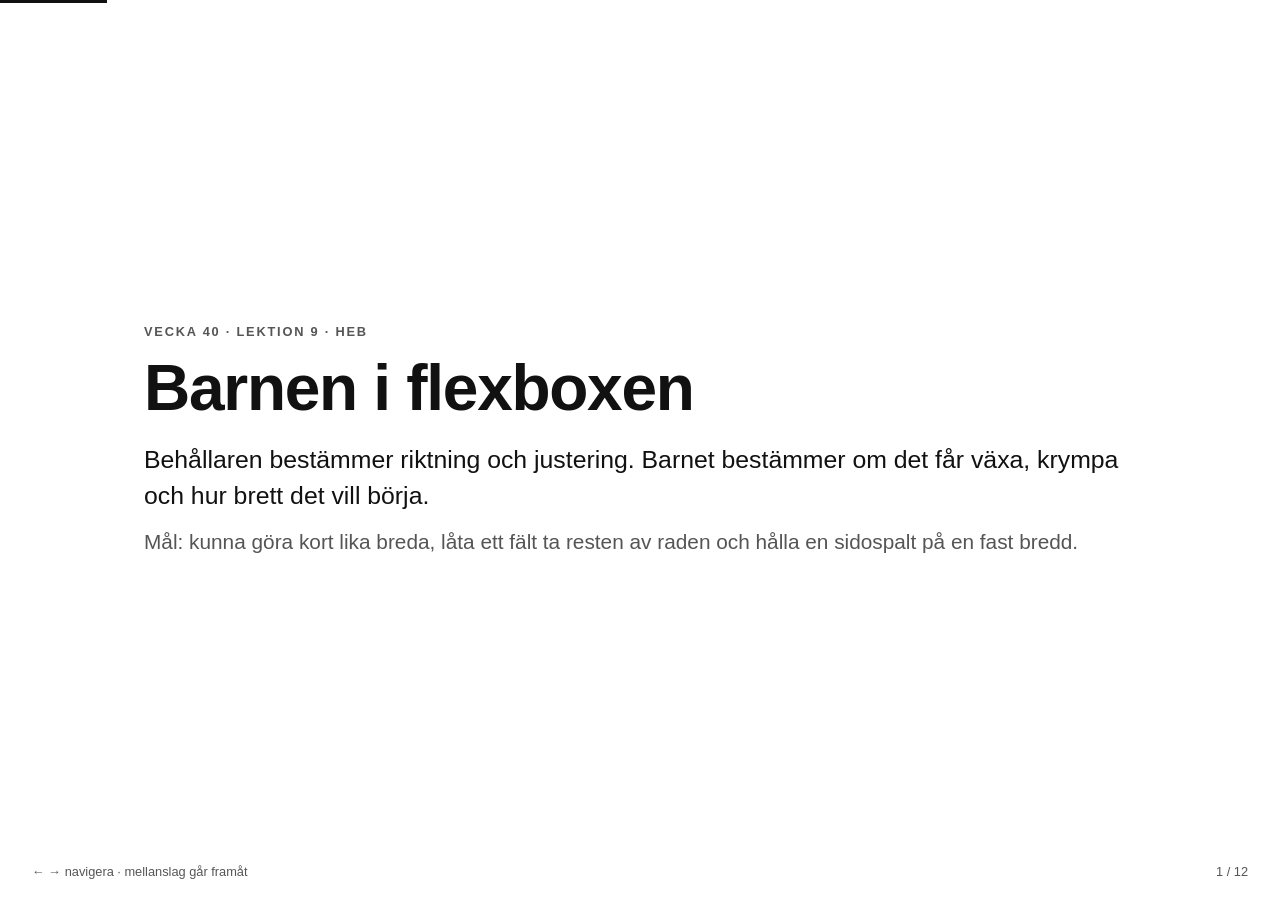
<file: planering_WUD1/lektion9-flexbox-barnen.html>
<!doctype html>
<html lang="sv">
<head><meta charset="UTF-8"><meta name="viewport" content="width=device-width, initial-scale=1.0"><title>Lektion 9 · Flexbox – barnen</title>
<link rel="stylesheet" href="lektioner.css">
<style>
  .terms .t { width: 11rem; }
  .row {
    display: flex;
    gap: .45rem;
    margin-top: .8rem;
    padding: .5rem;
    border: 2px dashed #555;
    background: #f5f5f5;
  }
  .row span, .search, .button {
    padding: .55rem .8rem;
    border: 2px solid #1976d2;
    background: #e3f2fd;
    font-weight: 700;
    text-align: center;
  }
  .basis span:first-child { flex-basis: 40%; background: #fff3bf; border-color: #f9a825; }
  .grow span { flex-grow: 1; flex-basis: 0; }
  .grow .double { flex-grow: 2; background: #fff3bf; border-color: #f9a825; }
  .tight { width: 18rem; max-width: 100%; overflow: auto; }
  .tight span { flex: 1 1 8rem; }
  .tight .fixed { flex-shrink: 0; background: #ffebee; border-color: #c62828; }
  .toolbar { align-items: center; }
  .search { flex: 1; }
  .button { flex: 0 0 auto; }
  .self { align-items: center; height: 8rem; }
  .self .end { align-self: flex-end; background: #fff3bf; border-color: #f9a825; }
</style>
</head>
<body><div class="bar"></div><main class="deck">

  <section class="slide active"><div class="slide-inner">
    <div class="kicker">Vecka 40 · Lektion 9 · HeB</div>
    <h1>Barnen i flexboxen</h1>
    <p class="lead">Behållaren bestämmer riktning och justering. Barnet bestämmer om det får växa, krympa och hur brett det vill börja.</p>
    <p class="muted">Mål: kunna göra kort lika breda, låta ett fält ta resten av raden och hålla en sidospalt på en fast bredd.</p>
  </div></section>

  <section class="slide"><div class="slide-inner">
    <div class="kicker">Repetition</div>
    <h2>Behållaren från förra lektionen</h2>
    <div class="terms">
      <div><span class="t">flex-direction</span><span class="d">rad eller kolumn – det är huvudaxeln</span></div>
      <div><span class="t">justify-content</span><span class="d">fördelar barnen längs huvudaxeln</span></div>
      <div><span class="t">align-items</span><span class="d">justerar barnen på tväraxeln</span></div>
      <div><span class="t">gap / flex-wrap</span><span class="d">luckor mellan barnen, och ny rad när det tar slut</span></div>
    </div>
    <p class="muted">Inget av det säger hur brett ett enskilt kort ska vara. Det gör barnen.</p>
  </div></section>

  <section class="slide"><div class="slide-inner">
    <div class="kicker">Tre reglage</div>
    <h2>basis, grow och shrink</h2>
    <div class="grid three">
      <div class="card"><h3>flex-basis</h3><p>Hur brett barnet vill börja, innan det blir yta över eller ont om plats.</p></div>
      <div class="card"><h3>flex-grow</h3><p>Hur stor del av ytan som blir över barnet tar. <code>0</code> betyder: väx inte.</p></div>
      <div class="card"><h3>flex-shrink</h3><p>Om barnet får krympa när raden är för smal. Standard är <code>1</code>: ja.</p></div>
    </div>
    <div class="note"><div class="tag">Standard</div><p>Om du inte skriver något är det <code>flex: 0 1 auto</code>. Barnet växer inte, det får krympa, och startbredden är innehållets bredd.</p></div>
  </div></section>

  <section class="slide"><div class="slide-inner">
    <div class="kicker">flex-basis</div>
    <h2>Startbredden</h2>
    <pre>.first { flex-basis: 40%; }   <span class="c">/* de andra: auto */</span></pre>
    <div class="row basis"><span>40 %</span><span>auto</span><span>auto</span></div>
    <p class="muted"><code>auto</code> betyder ungefär: så brett som innehållet, eller som <code>width</code> om du satt en. <code>flex-basis</code> vinner över <code>width</code> när båda finns.</p>
  </div></section>

  <section class="slide"><div class="slide-inner">
    <div class="kicker">flex-grow</div>
    <h2>Dela på ytan som blir över</h2>
    <pre>.card { flex-grow: 1; flex-basis: 0; }
.middle { flex-grow: 2; }</pre>
    <div class="row grow"><span>1</span><span class="double">2</span><span>1</span></div>
    <div class="note"><div class="tag">basis 0</div><p>Med <code>flex-basis: 0</code> räknas inte textens bredd in först. Då blir bredden verkligen 1 mot 2 mot 1. Sätter du bara <code>flex-grow: 1</code> är basis fortfarande <code>auto</code>, och innehållet påverkar.</p></div>
  </div></section>

  <section class="slide"><div class="slide-inner">
    <div class="kicker">flex-shrink</div>
    <h2>När raden är för smal</h2>
    <pre>.card { flex: 1 1 8rem; }
.fixed { flex-shrink: 0; }   <span class="c">/* den här vägrar krympa */</span></pre>
    <div class="row tight"><span>krymper</span><span class="fixed">fast 8rem</span><span>krymper</span></div>
    <p class="muted">Rutan är 18rem och varje barn vill ha 8rem. De som får krympa ger sig. Den röda behåller sin bredd – då får de andra ta smällen.</p>
  </div></section>

  <section class="slide"><div class="slide-inner">
    <div class="kicker">Kortformen</div>
    <h2><code>flex</code> är tre värden</h2>
    <pre>flex: 1;          <span class="c">/* grow 1, shrink 1, basis 0 */</span>
flex: 2;          <span class="c">/* dubbelt så stor del */</span>
flex: 0 0 12rem;  <span class="c">/* väx inte, krymp inte, 12rem */</span>
flex: 0 0 auto;   <span class="c">/* så bred som innehållet */</span></pre>
    <div class="row toolbar"><span class="search">Sökfält · flex: 1</span><span class="button">Sök</span></div>
    <div class="note"><div class="tag">Lika kort</div><p>Skriv <code>flex: 1</code>, inte bara <code>flex-grow: 1</code>, när korten ska dela raden lika. Basis 0 gör att textlängden inte snedvrider dem.</p></div>
  </div></section>

  <section class="slide"><div class="slide-inner">
    <div class="kicker">Förutsäg · flex</div>
    <h2>Fältet tar resten, knappen inte</h2>
    <p class="lead">Ett sökfält ska fylla det som blir över på raden. Knappen ska vara så bred som ordet ”Sök” och inte krympa. Vilka två <code>flex</code>-värden?</p>
    <button class="reveal">Visa svar</button>
    <div class="answer">
      <pre style="margin-top:.4rem;">.search   { flex: 1; }
.button { flex: 0 0 auto; }</pre>
      <p><code>flex: 1</code> delar på ledig yta. <code>0 0 auto</code> låser knappen vid innehållets bredd.</p>
    </div>
  </div></section>

  <section class="slide"><div class="slide-inner">
    <div class="kicker">align-self</div>
    <h2>Ett barn som bryter mönstret</h2>
    <pre>.row  { align-items: center; }
.last { align-self: flex-end; }</pre>
    <div class="row self"><span>center</span><span>center</span><span class="end">flex-end</span></div>
    <p class="muted"><code>align-items</code> gäller alla barn. <code>align-self</code> skriver över det för ett enda. Samma värden: <code>flex-start</code>, <code>center</code>, <code>flex-end</code>, <code>stretch</code>.</p>
  </div></section>

  <section class="slide"><div class="slide-inner">
    <div class="kicker">Övning · navbar</div>
    <h2>Sökfältet tar resten</h2>
    <p class="lead">Behåll CSS:en från lektion 8. Byt innehållet i <code>.navbar</code> mot det här.</p>
    <pre>&lt;header class="navbar"&gt;
  &lt;a class="logo" href="#"&gt;Studio&lt;/a&gt;
  &lt;input class="search" type="search" placeholder="Sök"&gt;
  &lt;button&gt;Sök&lt;/button&gt;
&lt;/header&gt;</pre>
    <div class="exercises">
      <div class="ex"><div class="n">1</div><p><code>.search { flex: 1; }</code>. Fältet tar ledig yta mellan logotyp och knapp.</p></div>
      <div class="ex"><div class="n">2</div><p><code>.logo, button { flex: 0 0 auto; }</code>. De blir så breda som innehållet och vägrar krympa.</p></div>
      <div class="ex"><div class="n">3</div><p>Gör fönstret smalt. Fältet ger sig. Logotyp och knapp behåller sin bredd.</p></div>
    </div>
    <div class="note safe"><div class="tag">Kontroll</div><p>En rad: Studio, ett fält som fyller mitten, och en knapp så bred som ordet Sök.</p></div>
  </div></section>

  <section class="slide"><div class="slide-inner">
    <div class="kicker">Övning · kort</div>
    <h2>Bild, text och pris på en rad</h2>
    <pre>&lt;article class="card"&gt;
  &lt;div class="image"&gt;Bild&lt;/div&gt;
  &lt;div class="text"&gt;&lt;h2&gt;Stol&lt;/h2&gt;&lt;p&gt;Ek, 120 cm.&lt;/p&gt;&lt;/div&gt;
  &lt;span class="price"&gt;1 200 kr&lt;/span&gt;
&lt;/article&gt;</pre>
    <div class="exercises">
      <div class="ex"><div class="n">1</div><p><code>.card { display: flex; gap: 1rem; align-items: center; }</code>. Ge <code>.image</code> en bakgrund så rutan syns.</p></div>
      <div class="ex"><div class="n">2</div><p><code>.image { flex: 0 0 6rem; }</code> och <code>.text { flex: 1; }</code>. Bilden är låst. Texten tar resten.</p></div>
      <div class="ex"><div class="n">3</div><p><code>.price { align-self: flex-start; }</code>. Priset sitter uppe i hörnet. Texten är kvar i mitten.</p></div>
    </div>
    <div class="note safe"><div class="tag">Kontroll</div><p>Bilden ändrar inte bredd när du drar i fönstret. Texten gör det. Priset ligger högre än texten.</p></div>
  </div></section>

  <section class="slide"><div class="slide-inner">
    <div class="kicker">Lektion 9 · Avslut</div>
    <h1>Klar när…</h1>
    <ul class="steps">
      <li><span class="n">✓</span><span>Du kan förklara <code>flex-basis</code>, <code>flex-grow</code> och <code>flex-shrink</code> med vardagsord.</span></li>
      <li><span class="n">✓</span><span>Du kan skriva <code>flex: 1</code> för att dela lika, och <code>flex: 0 0 12rem</code> för en fast bredd.</span></li>
      <li><span class="n">✓</span><span>Du vet att bara <code>flex-grow: 1</code> inte är samma sak som <code>flex: 1</code>.</span></li>
      <li><span class="n">✓</span><span>Du kan lyfta ut ett barn med <code>align-self</code>.</span></li>
    </ul>
    <div class="note"><div class="tag">Nästa lektion</div><p>CSS Grid. Då ritar vi rader och kolumner på samma gång, med ett nytt galler.</p></div>
  </div></section>

</main><div class="nav"><span class="hint">← → navigera · mellanslag går framåt</span><span class="counter"><span id="cur">1</span> / <span id="total">1</span></span></div><script src="lektioner.js"></script></body>
</html>
</file>
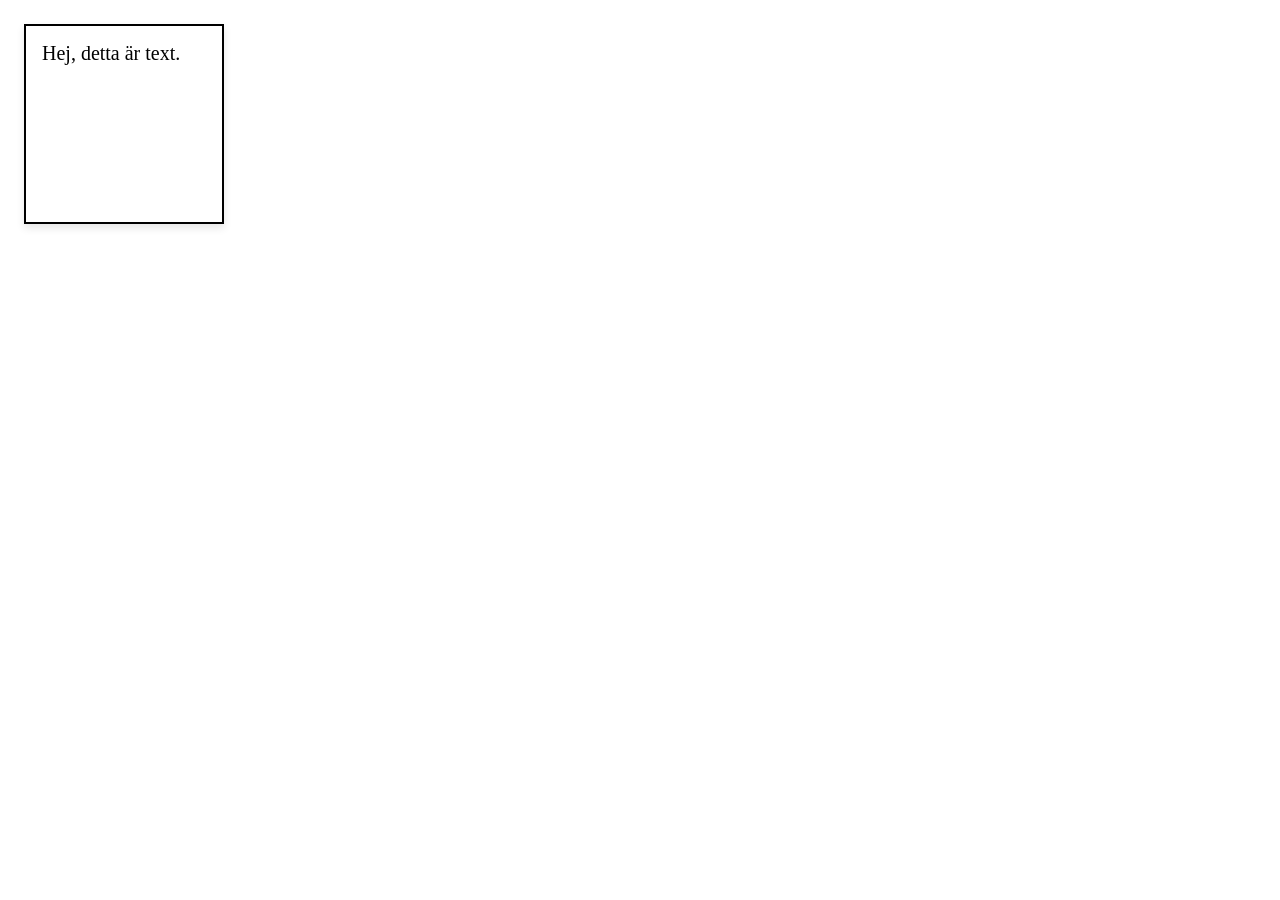
<file: playground/css-enheter.html>
<html>
    <head>
        <link rel="stylesheet" href="./reset.css"/>
        <meta charset="utf-8">
        <style>
            /* CSS här inne */     
            .box {
                width: 200px;
                height: 200px;

                /* Ovning 4 */
                margin: 1.5rem;
                padding: 1rem;
                font-size: 20px;

                border: 2px solid black;
                box-shadow: 0 4px 8px rgba(0,0,0,.1);
            }


            /* förälderlådan - fast width */
            .parent {
                background: orange;
                width: 500px;
                height: 100px;
            }

            /* 80% av föräldern */
            .child {
                background: lightpink;
                width: 80%;
                height: 50%;
                max-width: 600px;
                margin: 0 auto;
            }
        </style>
    </head>
    <body>

        <div class="box">
            Hej, detta är text.
        </div>
    </body>
</html>
</file>
<file: planering_WUD1/lektioner.css>
:root {
  --ink: #111;
  --paper: #fff;
  --muted: #555;
  --line: #ddd;
  --soft: #f5f5f5;
  --accent: #1e5a8a;
  --safe: #285e3b;
  --warning: #7a3c00;
}

* {
  box-sizing: border-box;
  margin: 0;
  padding: 0;
}

html,
body {
  height: 100%;
}

body {
  color: var(--ink);
  background: var(--paper);
  font-family: -apple-system, BlinkMacSystemFont, "Segoe UI", Roboto, Helvetica, Arial, sans-serif;
  -webkit-font-smoothing: antialiased;
}

.deck {
  height: 100vh;
  overflow: hidden;
}

.slide {
  position: absolute;
  inset: 0;
  display: flex;
  flex-direction: column;
  justify-content: center;
  padding: 6vh 8vw 8vh;
  overflow-y: auto;
  opacity: 0;
  visibility: hidden;
  pointer-events: none;
  transform: translateY(12px);
  transition: opacity .3s ease, transform .3s ease;
}

.slide.active {
  opacity: 1;
  visibility: visible;
  pointer-events: auto;
  transform: translateY(0);
}

.slide-inner {
  width: 100%;
  max-width: 62rem;
  margin: auto;
}

.kicker,
.eyebrow {
  margin-bottom: 1rem;
  color: var(--muted);
  font-size: .8rem;
  font-weight: 600;
  letter-spacing: .14em;
  text-transform: uppercase;
}

h1 {
  font-size: clamp(2.2rem, 5.5vw, 4rem);
  font-weight: 800;
  line-height: 1.05;
  letter-spacing: -.02em;
}

h2 {
  font-size: clamp(1.6rem, 3.6vw, 2.4rem);
  font-weight: 700;
  line-height: 1.1;
  letter-spacing: -.01em;
}

h3 {
  font-size: 1.08rem;
  line-height: 1.25;
}

p,
ul:not(.steps),
ol:not(.steps) {
  font-size: clamp(1.05rem, 2vw, 1.3rem);
  line-height: 1.5;
}

p {
  margin-top: .8rem;
}

ul:not(.steps),
ol:not(.steps) {
  margin-top: 1.2rem;
  padding-left: 1.4em;
}

ul:not(.steps) li + li,
ol:not(.steps) li + li {
  margin-top: .45rem;
}

.lead {
  margin-top: 1.2rem;
  font-size: clamp(1.1rem, 2.4vw, 1.55rem);
  line-height: 1.45;
}

.muted,
.small {
  color: var(--muted);
}

.small {
  font-size: clamp(.85rem, 1.35vw, 1rem);
}

code {
  padding: .08em .3em;
  border-radius: 4px;
  background: #eee;
  font-family: ui-monospace, "SF Mono", Menlo, Consolas, monospace;
}

pre {
  margin-top: 1.15rem;
  padding: 1.05rem 1.2rem;
  overflow-x: auto;
  border-radius: 6px;
  color: var(--paper);
  background: var(--ink);
  font: clamp(.82rem, 1.65vw, 1.05rem)/1.5 ui-monospace, "SF Mono", Menlo, Consolas, monospace;
  white-space: pre;
  user-select: text;
}

pre code {
  padding: 0;
  color: inherit;
  background: transparent;
}

pre .c,
pre .comment {
  color: #aaa;
}

pre .p,
pre .pmt {
  color: #7fd0ff;
}

pre .o,
pre .g,
pre .good {
  color: #a9d6a9;
}

pre .y,
pre .warn-code {
  color: #ffe08a;
}

pre .r {
  color: #f88;
  font-weight: 700;
}

code.inline {
  padding: .1em .35em;
}

.steps {
  margin-top: 1.3rem;
  list-style: none;
}

.steps li {
  display: flex;
  align-items: baseline;
  gap: 1rem;
  padding: .58rem 0;
  border-bottom: 1px solid var(--line);
  font-size: clamp(1rem, 2vw, 1.2rem);
  line-height: 1.4;
}

.steps li:last-child {
  border-bottom: 0;
}

.steps .n,
.steps > li > .n {
  flex: 0 0 2rem;
  font-weight: 800;
}

.grid,
.grid2 {
  display: grid;
  grid-template-columns: repeat(2, minmax(0, 1fr));
  gap: 1rem;
  margin-top: 1.3rem;
}

.grid.three {
  grid-template-columns: repeat(3, minmax(0, 1fr));
}

.grid.four {
  grid-template-columns: repeat(2, minmax(0, 1fr));
}

.card {
  padding: 1rem;
  border: 2px solid var(--ink);
  border-radius: 6px;
  background: var(--paper);
}

.card.safe {
  border-color: var(--safe);
}

.card.warning,
.card.warn {
  border-color: var(--warning);
}

.card h3 {
  margin-bottom: .3rem;
}

.card p {
  margin-top: .25rem;
  font-size: 1rem;
}

.card small {
  display: block;
  margin-top: .45rem;
  color: var(--muted);
  font-size: .9rem;
}

.diagram,
.flow {
  display: flex;
  align-items: center;
  justify-content: center;
  gap: .65rem;
  flex-wrap: wrap;
  margin-top: 1.5rem;
}

.box,
.step {
  min-width: 8rem;
  padding: .8rem 1rem;
  border: 2px solid var(--ink);
  border-radius: 6px;
  background: var(--paper);
  text-align: center;
}

.flow .box,
.flow .step {
  flex: 1;
}

.step {
  display: flex;
  align-items: center;
  justify-content: center;
  min-height: 5rem;
  font-size: clamp(.9rem, 1.55vw, 1.05rem);
  font-weight: 700;
}

.box strong {
  display: block;
}

.flow .box .tt {
  font-size: .85rem;
  font-weight: 800;
  letter-spacing: .05em;
  text-transform: uppercase;
}

.flow .box .dd {
  margin-top: .3rem;
  color: var(--muted);
  font-size: .9rem;
}

.flow .box.hl {
  color: var(--paper);
  background: var(--ink);
}

.flow .box.hl .dd {
  color: #ccc;
}

.flow .cmd {
  color: var(--muted);
  font-family: ui-monospace, "SF Mono", Menlo, Consolas, monospace;
  font-weight: 700;
}

.arrow {
  color: var(--muted);
  font-weight: 800;
}

.note {
  margin-top: 1.3rem;
  padding: 1rem 1.2rem;
  border: 2px solid var(--ink);
  border-radius: 6px;
}

.note.warning {
  border-color: var(--warning);
  color: var(--warning);
}

.note.safe,
.note.shared {
  border-color: var(--safe);
}

.tag,
.note .tag {
  font-size: .78rem;
  font-weight: 800;
  letter-spacing: .1em;
  text-transform: uppercase;
}

.note p {
  margin-top: .5rem;
  font-size: clamp(1rem, 2vw, 1.16rem);
}

button {
  font: inherit;
}

button.reveal,
button.reveal-btn {
  display: inline-block;
  margin-top: 1.4rem;
  padding: .6rem 1.2rem;
  border: 1px solid var(--ink);
  border-radius: 6px;
  color: var(--paper);
  background: var(--ink);
  font-size: .95rem;
  font-weight: 700;
  cursor: pointer;
}

button.reveal:hover,
button.reveal-btn:hover {
  color: var(--ink);
  background: var(--paper);
}

button.reveal:focus-visible,
button.reveal-btn:focus-visible {
  outline: 3px solid #4d9bd1;
  outline-offset: 3px;
}

.answer {
  margin-top: 1.1rem;
  padding-left: 1rem;
  overflow: hidden;
  border-left: 4px solid var(--ink);
  opacity: 0;
  max-height: 0;
  transition: opacity .3s ease, max-height .3s ease;
}

.answer.show {
  opacity: 1;
  max-height: 600px;
}

.answer .label,
.answer strong {
  font-weight: 800;
}

.answer .label {
  margin-bottom: .5rem;
  font-size: .8rem;
  letter-spacing: .1em;
  text-transform: uppercase;
}

.answer p {
  margin-top: .45rem;
  font-size: clamp(1rem, 2vw, 1.18rem);
}

.terms {
  margin-top: 1.4rem;
}

.terms div {
  display: flex;
  align-items: baseline;
  gap: 1.2rem;
  padding: .7rem 0;
  border-bottom: 1px solid var(--line);
}

.terms div:last-child {
  border-bottom: 0;
}

.terms .t {
  flex-shrink: 0;
  width: 9rem;
  font-family: ui-monospace, "SF Mono", Menlo, Consolas, monospace;
  font-weight: 700;
}

.terms .d .m {
  color: var(--muted);
}

.table {
  width: 100%;
  margin-top: 1.5rem;
  border-collapse: collapse;
  font-size: clamp(.95rem, 1.9vw, 1.2rem);
}

.table th,
.table td {
  padding: .7rem .8rem;
  border-bottom: 1px solid var(--line);
  text-align: left;
}

.table th {
  color: var(--muted);
  font-size: .8rem;
  letter-spacing: .08em;
  text-transform: uppercase;
}

.exercises {
  margin-top: 1.4rem;
}

.exercises .ex {
  display: flex;
  gap: 1.1rem;
  padding: .85rem 0;
  border-bottom: 1px solid var(--line);
}

.exercises .ex:last-child {
  border-bottom: 0;
}

.exercises .ex .n {
  flex-shrink: 0;
  width: 1.8rem;
  font-size: 1.1rem;
  font-weight: 800;
}

.exercises .ex p {
  margin-top: 0;
  font-size: clamp(1rem, 2vw, 1.2rem);
}

.package {
  margin-top: 1.5rem;
}

.package .commit-row {
  display: flex;
  align-items: center;
  justify-content: center;
  gap: .5rem;
  flex-wrap: wrap;
  padding: .9rem;
  border: 2px dashed var(--line);
  border-radius: 6px;
  background: #fafafa;
}

.package .pkg {
  display: flex;
  flex-direction: column;
  align-items: center;
  gap: .3rem;
  min-width: 4.6rem;
}

.package .pkg .icon {
  font-size: 2rem;
  line-height: 1;
}

.package .pkg .id,
.package .pkg .msg,
.package .caption {
  font-size: .75rem;
}

.package .pkg .id,
.package .caption {
  color: var(--muted);
}

.package .pkg .id {
  font-family: ui-monospace, "SF Mono", Menlo, Consolas, monospace;
}

.package .pkg .msg {
  font-weight: 600;
}

.package .link {
  color: var(--muted);
  font-size: 1.2rem;
  font-weight: 700;
}

.package .caption {
  margin-top: .7rem;
  text-align: center;
}

.vs,
.goodbad {
  margin-top: 1.4rem;
}

.vs .row,
.goodbad .row {
  display: grid;
  align-items: baseline;
  gap: 1rem;
  padding: .75rem 0;
  border-bottom: 1px solid var(--line);
}

.vs .row {
  grid-template-columns: 1fr auto 1fr;
}

.goodbad .row {
  grid-template-columns: auto 1fr;
}

.vs .row:last-child,
.goodbad .row:last-child {
  border-bottom: 0;
}

.vs .sep,
.goodbad .mark {
  color: var(--muted);
  font-weight: 800;
}

.goodbad .good {
  color: #1a7f37;
}

.goodbad .bad {
  color: #b42318;
}

.scenario {
  margin-top: .9rem;
  padding: .8rem 1rem;
  border: 2px solid var(--ink);
  border-radius: 6px;
}

.scenario-header {
  display: flex;
  align-items: baseline;
  justify-content: space-between;
  gap: 1rem;
}

.scenario-header span {
  color: var(--muted);
  font-size: .78rem;
  letter-spacing: .1em;
  text-transform: uppercase;
}

.scenario p {
  margin-top: .4rem;
  font-size: 1rem;
}

.scenario .reveal {
  margin-top: .75rem;
}

.decision {
  display: grid;
  grid-template-columns: 1fr auto 1fr;
  align-items: center;
  gap: .8rem;
  margin-top: 1.2rem;
}

.decision .question {
  font-size: clamp(1.05rem, 2vw, 1.3rem);
  font-weight: 800;
  text-align: center;
}

.nav {
  position: fixed;
  right: 2rem;
  bottom: 1.3rem;
  left: 2rem;
  z-index: 20;
  display: flex;
  align-items: center;
  justify-content: space-between;
  color: var(--muted);
  pointer-events: none;
}

.hint,
.counter,
.nav > :last-child {
  color: var(--muted);
  font-size: .8rem;
  font-variant-numeric: tabular-nums;
}

.bar,
.progress {
  position: fixed;
  top: 0;
  left: 0;
  z-index: 30;
  height: 3px;
  background: var(--ink);
  transition: width .3s ease;
}

kbd {
  padding: .08rem .35rem;
  border: 1px solid #bbb;
  border-bottom-width: 2px;
  border-radius: 4px;
  background: var(--paper);
  font: inherit;
}

@media (max-width: 800px) {
  .slide {
    justify-content: flex-start;
    padding: 4.5rem 6vw 6rem;
  }

  .grid,
  .grid2,
  .grid.three,
  .grid.four,
  .decision {
    grid-template-columns: 1fr;
  }

  .diagram,
  .flow {
    justify-content: flex-start;
  }

  .decision .arrow {
    text-align: center;
    transform: rotate(90deg);
  }

  .nav {
    right: 1rem;
    bottom: .75rem;
    left: 1rem;
  }

  .hint {
    display: none;
  }
}
</file>
